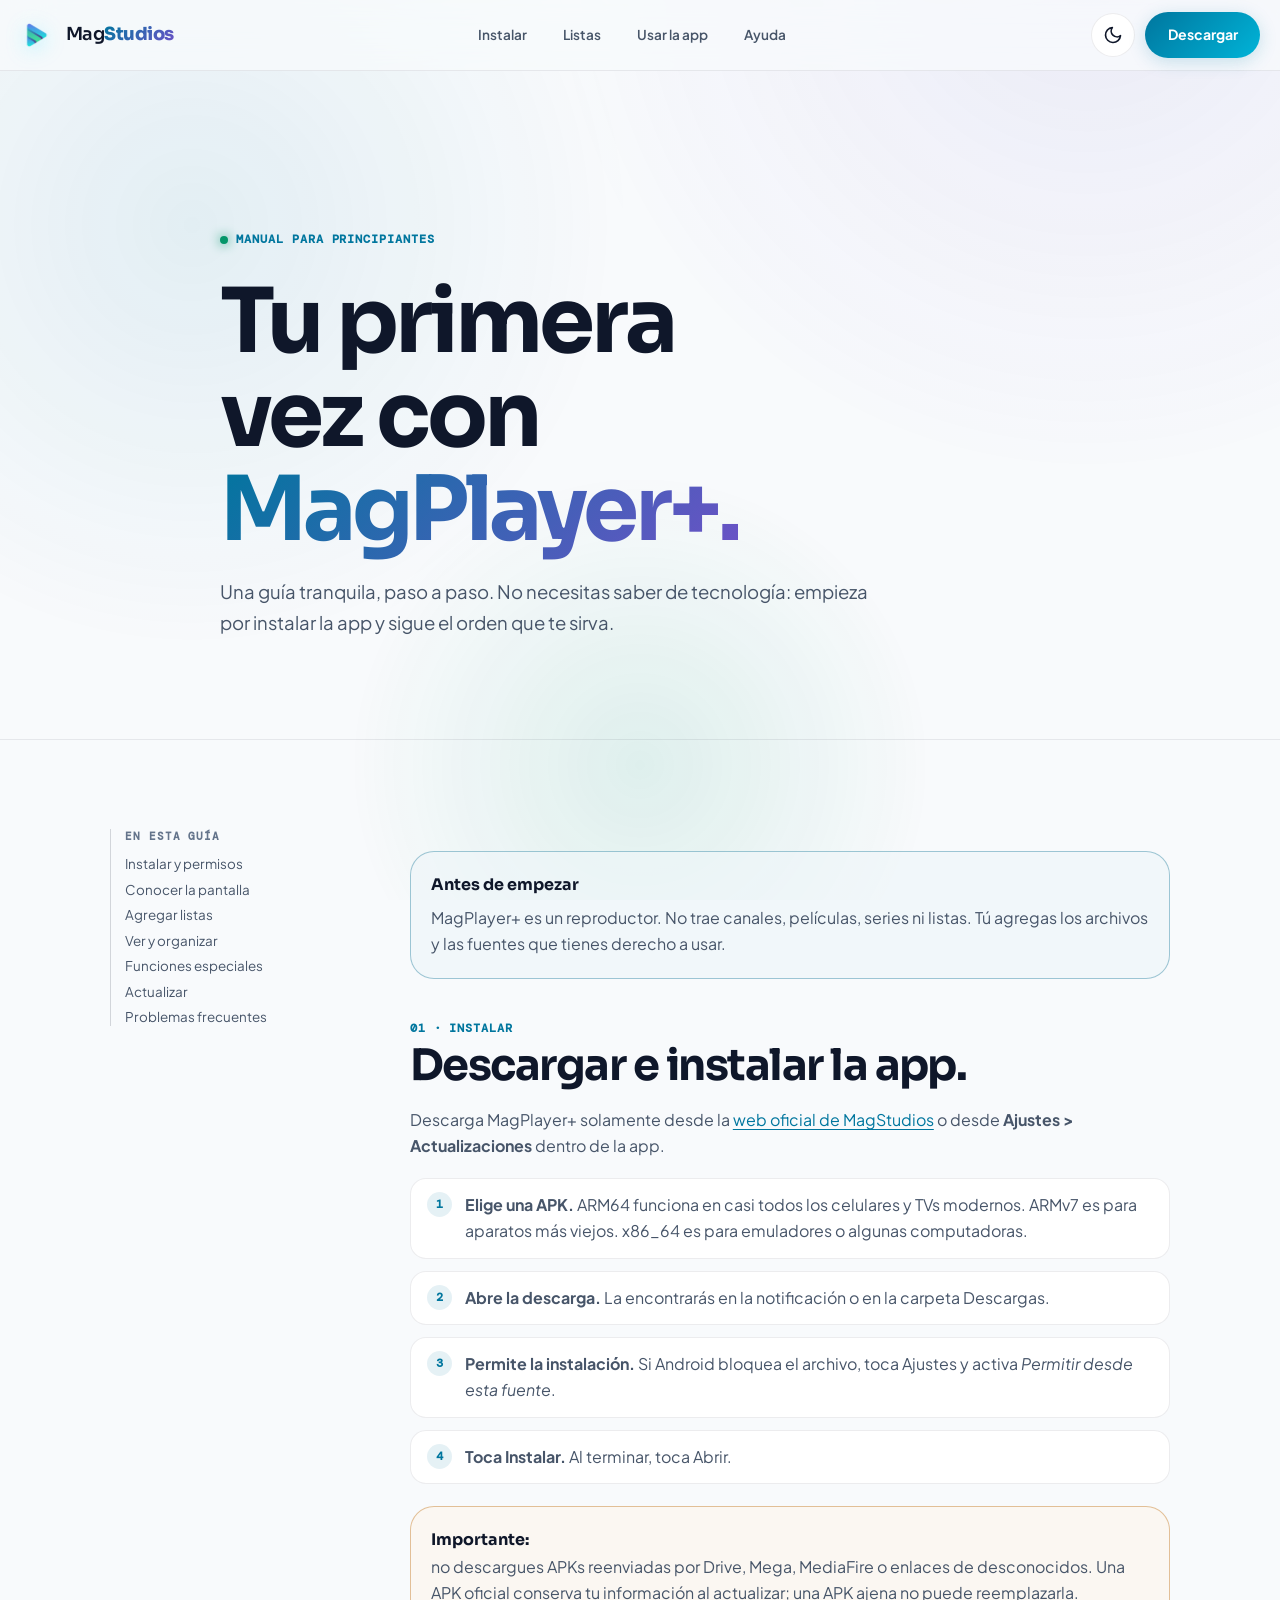
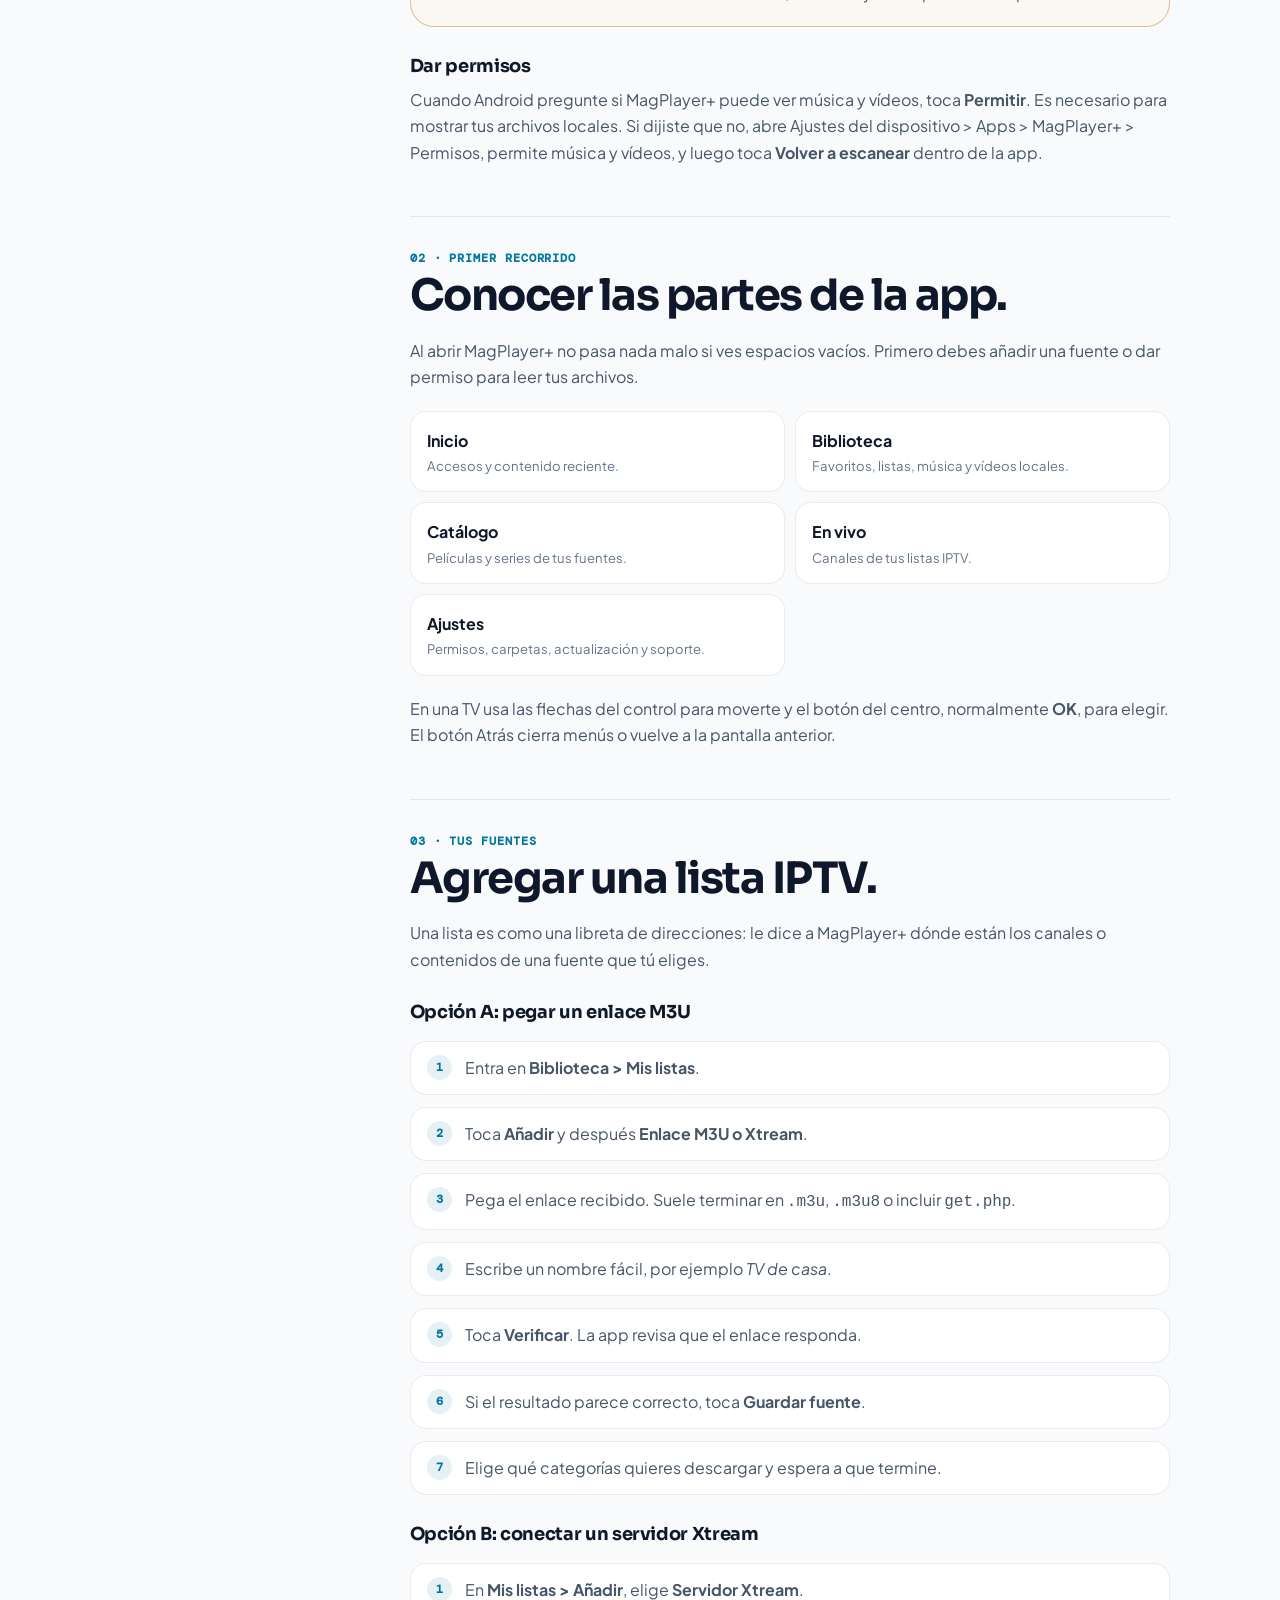
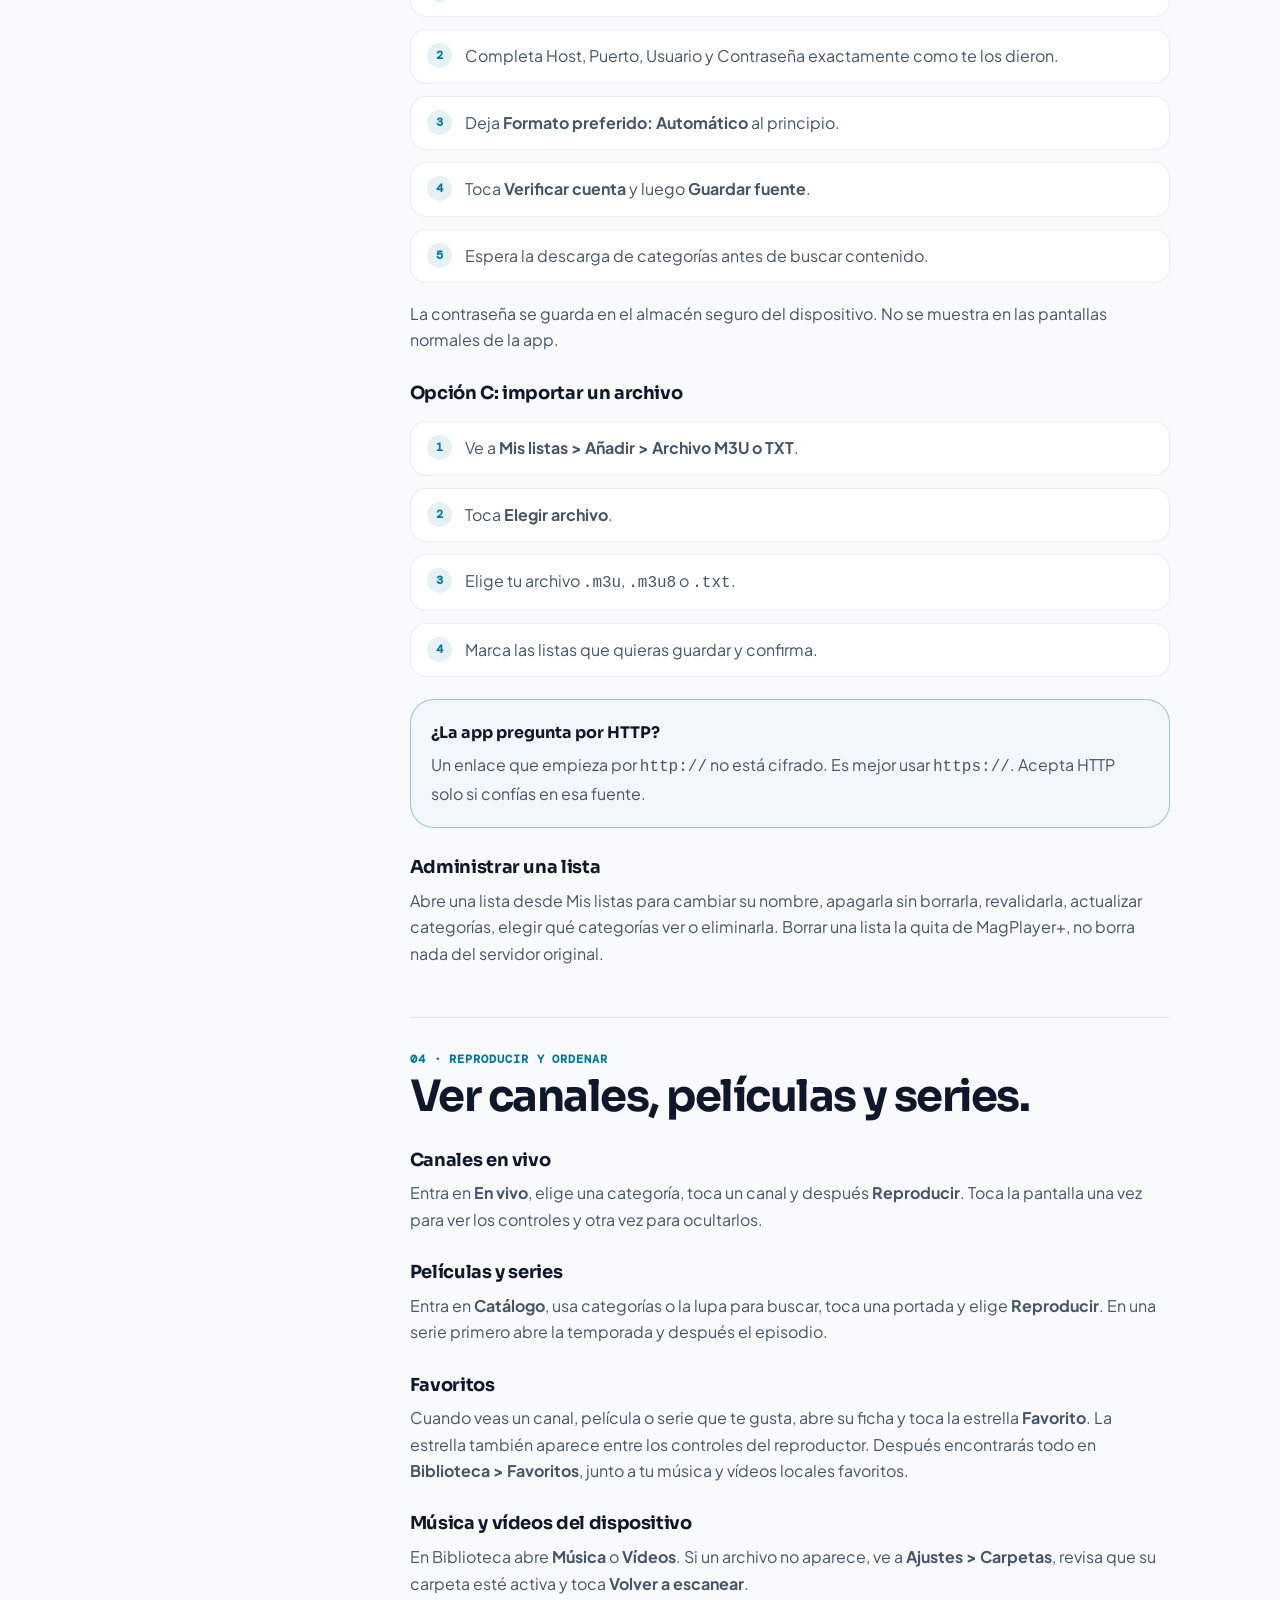
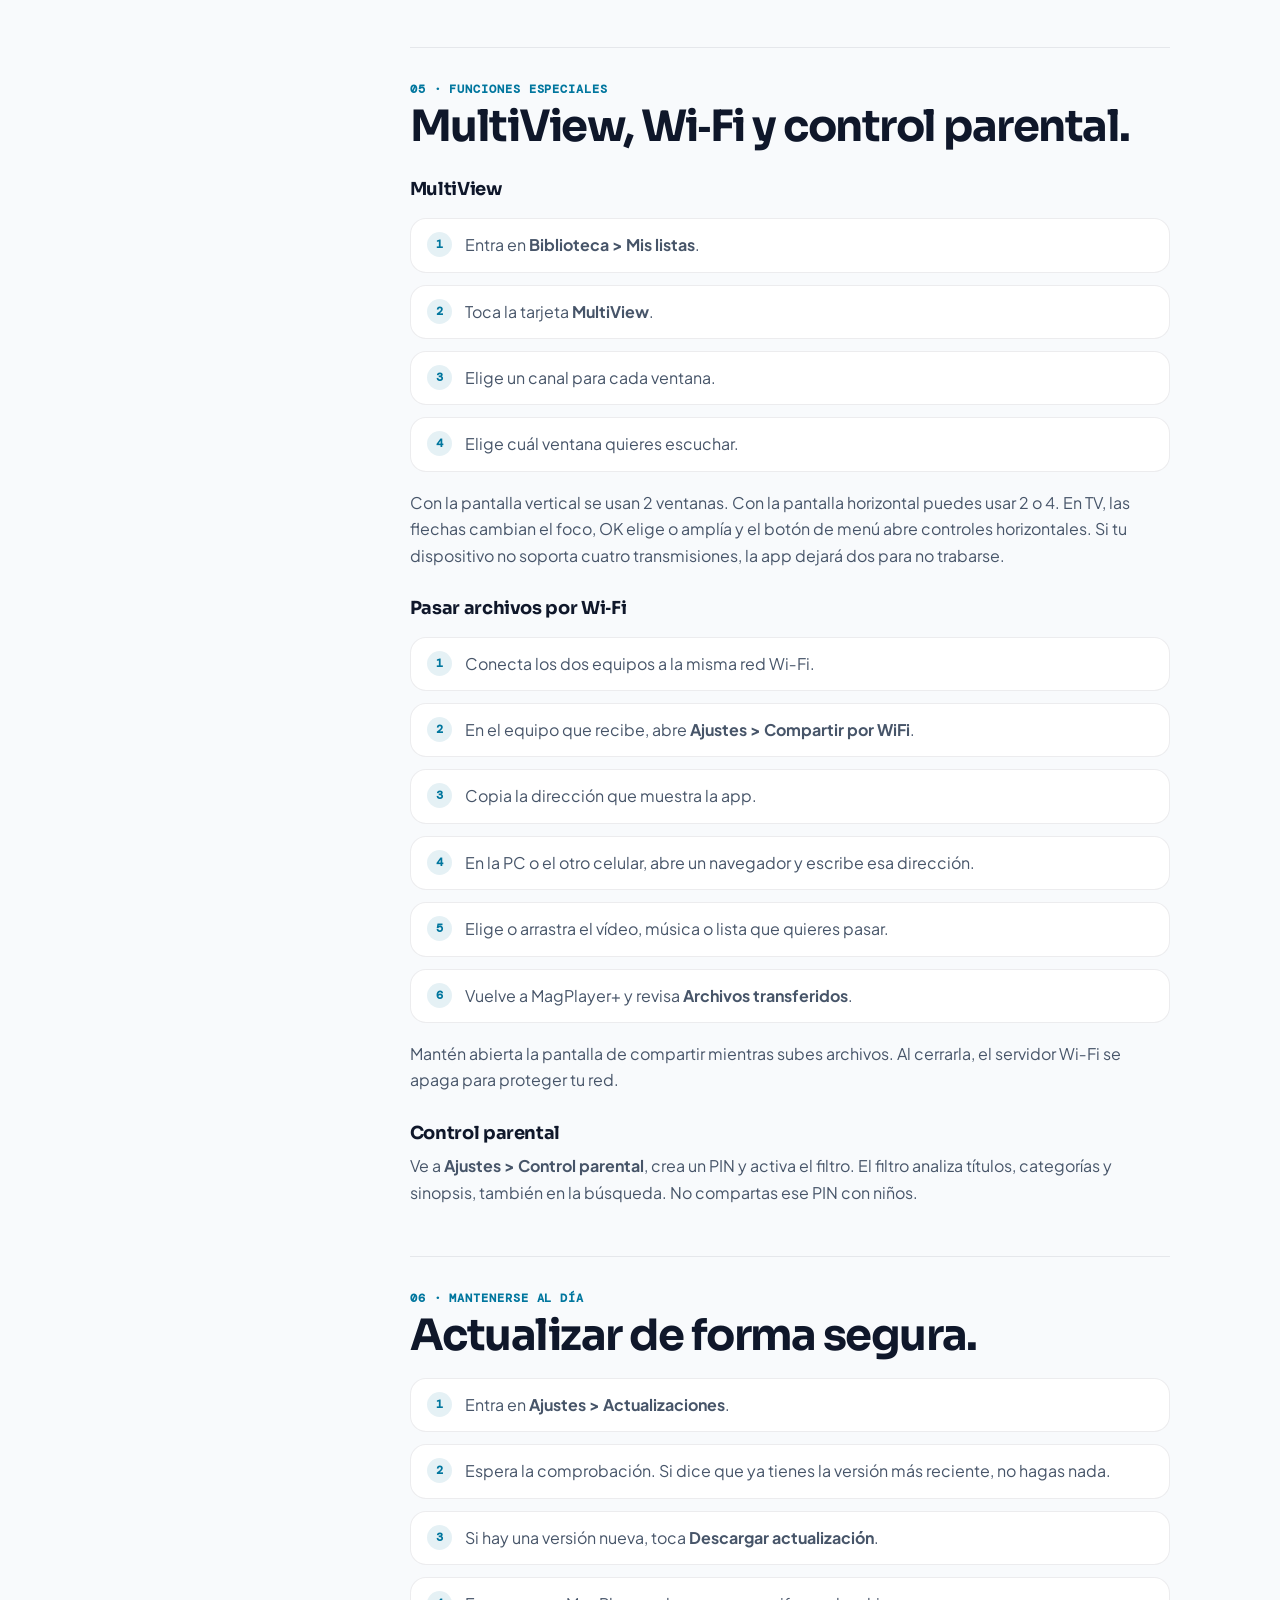
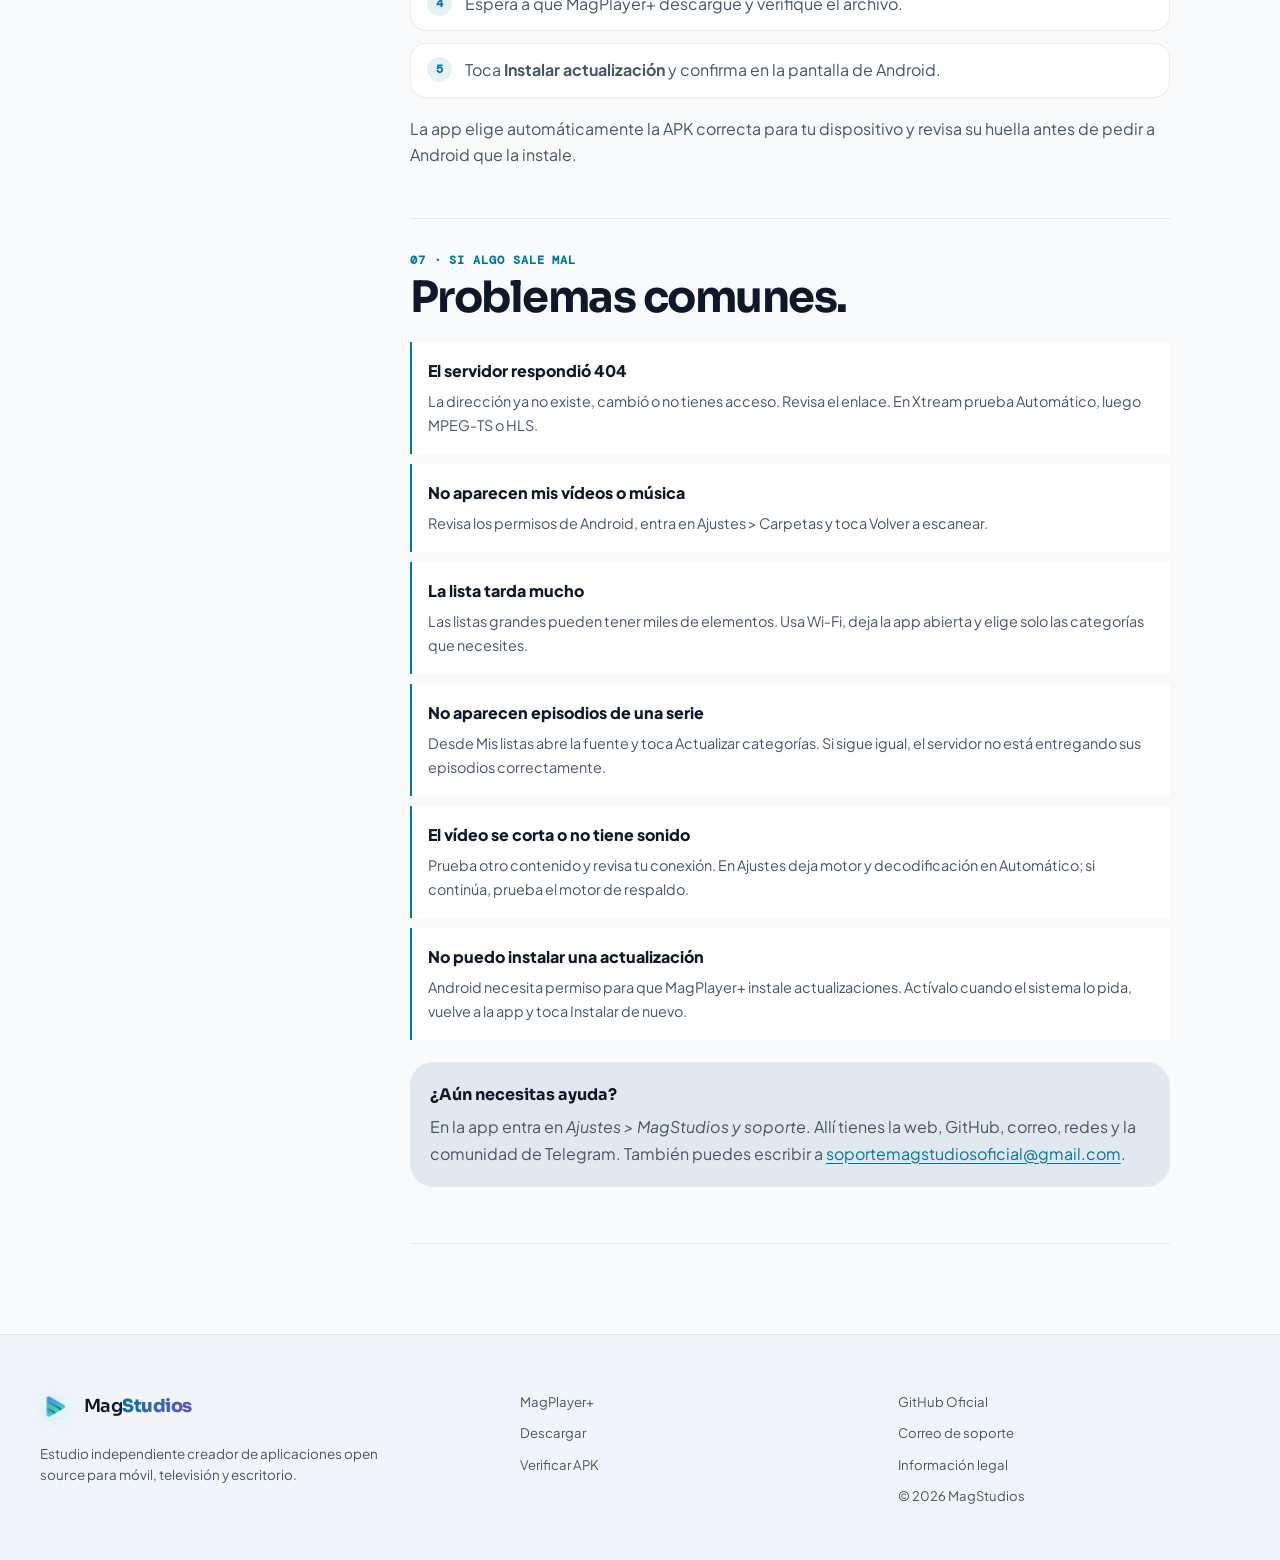
<file: guia.html>
<!doctype html>
<html lang="es">
<head>
  <meta charset="utf-8" />
  <meta name="viewport" content="width=device-width, initial-scale=1" />
  <title>Guía fácil de MagPlayer+ · MagStudios</title>
  <meta name="description" content="Guía paso a paso de MagPlayer+ para instalar la app, dar permisos, añadir listas M3U o Xtream, usar favoritos, MultiView y actualizaciones." />
  <meta id="theme-color-meta" name="theme-color" content="#0a0e12" />
  <link rel="icon" type="image/png" href="assets/logo-square.png" />
  <script>
    (function () {
      try {
        var t = localStorage.getItem('magplayer-theme');
        if (!t) t = window.matchMedia('(prefers-color-scheme: light)').matches ? 'light' : 'dark';
        document.documentElement.dataset.theme = t;
      } catch (_) { document.documentElement.dataset.theme = 'dark'; }
    })();
  </script>
  <link rel="preconnect" href="https://fonts.googleapis.com" />
  <link rel="preconnect" href="https://fonts.gstatic.com" crossorigin />
  <link href="https://fonts.googleapis.com/css2?family=DM+Mono:wght@400;500&family=Plus+Jakarta+Sans:wght@400;500;600;700;800&family=Sora:wght@600;700;800&display=swap" rel="stylesheet" />
  <link rel="stylesheet" href="css/styles.css" />
</head>
<body>
  <a class="skip-link" href="#main-content">Saltar a la guía</a>
  <div class="ambient" aria-hidden="true"></div>
  <header class="topbar">
    <div class="topbar-inner">
      <a class="studio-brand" href="index.html" aria-label="Volver a MagStudios">
        <img class="studio-logo" src="assets/logo.png" alt="" width="559" height="447" />
        <span>Mag<strong>Studios</strong></span>
      </a>
      <nav class="nav-links" aria-label="Secciones de la guía">
        <a href="#instalar">Instalar</a><a href="#listas">Listas</a><a href="#usar">Usar la app</a><a href="#ayuda">Ayuda</a>
      </nav>
      <div class="nav-actions">
        <details class="mobile-menu">
          <summary aria-label="Abrir menú de navegación"><svg viewBox="0 0 24 24" aria-hidden="true"><path d="M4 7h16M4 12h16M4 17h16" /></svg></summary>
          <nav aria-label="Navegación móvil"><a href="#instalar">Instalar</a><a href="#listas">Listas</a><a href="#usar">Usar la app</a><a href="#ayuda">Ayuda</a><a href="magplayer.html">MagPlayer+</a></nav>
        </details>
        <button id="theme-toggle" class="theme-toggle" type="button" aria-label="Cambiar tema">
          <svg class="theme-icon theme-icon-sun" viewBox="0 0 24 24" aria-hidden="true"><circle cx="12" cy="12" r="4"/><path d="M12 2v2M12 20v2M4.93 4.93l1.41 1.41M17.66 17.66l1.41 1.41M2 12h2M20 12h2M4.93 19.07l1.41-1.41M17.66 6.34l1.41-1.41"/></svg>
          <svg class="theme-icon theme-icon-moon" viewBox="0 0 24 24" aria-hidden="true"><path d="M21 12.79A9 9 0 1 1 11.21 3 7 7 0 0 0 21 12.79Z"/></svg>
        </button>
        <a class="button button-primary top-download" href="index.html#descargar">Descargar</a>
      </div>
    </div>
  </header>

  <main id="main-content">
    <section class="guide-hero">
      <div class="page-shell">
        <p class="eyebrow"><span class="pulse"></span> Manual para principiantes</p>
        <h1>Tu primera vez con<br /><em>MagPlayer+.</em></h1>
        <p>Una guía tranquila, paso a paso. No necesitas saber de tecnología: empieza por instalar la app y sigue el orden que te sirva.</p>
      </div>
    </section>

    <section class="guide-page page-shell">
      <aside class="guide-toc" aria-label="Índice de la guía">
        <p>En esta guía</p>
        <a href="#instalar">Instalar y permisos</a>
        <a href="#empezar">Conocer la pantalla</a>
        <a href="#listas">Agregar listas</a>
        <a href="#usar">Ver y organizar</a>
        <a href="#herramientas">Funciones especiales</a>
        <a href="#actualizar">Actualizar</a>
        <a href="#ayuda">Problemas frecuentes</a>
      </aside>

      <article class="guide-article">
        <div class="guide-note">
          <strong>Antes de empezar</strong>
          <p>MagPlayer+ es un reproductor. No trae canales, películas, series ni listas. Tú agregas los archivos y las fuentes que tienes derecho a usar.</p>
        </div>

        <section id="instalar">
          <p class="guide-number">01 · INSTALAR</p>
          <h2>Descargar e instalar la app.</h2>
          <p>Descarga MagPlayer+ solamente desde la <a href="index.html#descargar">web oficial de MagStudios</a> o desde <strong>Ajustes &gt; Actualizaciones</strong> dentro de la app.</p>
          <ol class="guide-steps">
            <li><strong>Elige una APK.</strong> ARM64 funciona en casi todos los celulares y TVs modernos. ARMv7 es para aparatos más viejos. x86_64 es para emuladores o algunas computadoras.</li>
            <li><strong>Abre la descarga.</strong> La encontrarás en la notificación o en la carpeta Descargas.</li>
            <li><strong>Permite la instalación.</strong> Si Android bloquea el archivo, toca Ajustes y activa <em>Permitir desde esta fuente</em>.</li>
            <li><strong>Toca Instalar.</strong> Al terminar, toca Abrir.</li>
          </ol>
          <div class="guide-warning"><strong>Importante:</strong> no descargues APKs reenviadas por Drive, Mega, MediaFire o enlaces de desconocidos. Una APK oficial conserva tu información al actualizar; una APK ajena no puede reemplazarla.</div>
          <h3>Dar permisos</h3>
          <p>Cuando Android pregunte si MagPlayer+ puede ver música y vídeos, toca <strong>Permitir</strong>. Es necesario para mostrar tus archivos locales. Si dijiste que no, abre Ajustes del dispositivo &gt; Apps &gt; MagPlayer+ &gt; Permisos, permite música y vídeos, y luego toca <strong>Volver a escanear</strong> dentro de la app.</p>
        </section>

        <section id="empezar">
          <p class="guide-number">02 · PRIMER RECORRIDO</p>
          <h2>Conocer las partes de la app.</h2>
          <p>Al abrir MagPlayer+ no pasa nada malo si ves espacios vacíos. Primero debes añadir una fuente o dar permiso para leer tus archivos.</p>
          <div class="guide-cards">
            <div><strong>Inicio</strong><span>Accesos y contenido reciente.</span></div>
            <div><strong>Biblioteca</strong><span>Favoritos, listas, música y vídeos locales.</span></div>
            <div><strong>Catálogo</strong><span>Películas y series de tus fuentes.</span></div>
            <div><strong>En vivo</strong><span>Canales de tus listas IPTV.</span></div>
            <div><strong>Ajustes</strong><span>Permisos, carpetas, actualización y soporte.</span></div>
          </div>
          <p>En una TV usa las flechas del control para moverte y el botón del centro, normalmente <strong>OK</strong>, para elegir. El botón Atrás cierra menús o vuelve a la pantalla anterior.</p>
        </section>

        <section id="listas">
          <p class="guide-number">03 · TUS FUENTES</p>
          <h2>Agregar una lista IPTV.</h2>
          <p>Una lista es como una libreta de direcciones: le dice a MagPlayer+ dónde están los canales o contenidos de una fuente que tú eliges.</p>
          <h3>Opción A: pegar un enlace M3U</h3>
          <ol class="guide-steps">
            <li>Entra en <strong>Biblioteca &gt; Mis listas</strong>.</li>
            <li>Toca <strong>Añadir</strong> y después <strong>Enlace M3U o Xtream</strong>.</li>
            <li>Pega el enlace recibido. Suele terminar en <code>.m3u</code>, <code>.m3u8</code> o incluir <code>get.php</code>.</li>
            <li>Escribe un nombre fácil, por ejemplo <em>TV de casa</em>.</li>
            <li>Toca <strong>Verificar</strong>. La app revisa que el enlace responda.</li>
            <li>Si el resultado parece correcto, toca <strong>Guardar fuente</strong>.</li>
            <li>Elige qué categorías quieres descargar y espera a que termine.</li>
          </ol>
          <h3>Opción B: conectar un servidor Xtream</h3>
          <ol class="guide-steps">
            <li>En <strong>Mis listas &gt; Añadir</strong>, elige <strong>Servidor Xtream</strong>.</li>
            <li>Completa Host, Puerto, Usuario y Contraseña exactamente como te los dieron.</li>
            <li>Deja <strong>Formato preferido: Automático</strong> al principio.</li>
            <li>Toca <strong>Verificar cuenta</strong> y luego <strong>Guardar fuente</strong>.</li>
            <li>Espera la descarga de categorías antes de buscar contenido.</li>
          </ol>
          <p>La contraseña se guarda en el almacén seguro del dispositivo. No se muestra en las pantallas normales de la app.</p>
          <h3>Opción C: importar un archivo</h3>
          <ol class="guide-steps">
            <li>Ve a <strong>Mis listas &gt; Añadir &gt; Archivo M3U o TXT</strong>.</li>
            <li>Toca <strong>Elegir archivo</strong>.</li>
            <li>Elige tu archivo <code>.m3u</code>, <code>.m3u8</code> o <code>.txt</code>.</li>
            <li>Marca las listas que quieras guardar y confirma.</li>
          </ol>
          <div class="guide-note"><strong>¿La app pregunta por HTTP?</strong><p>Un enlace que empieza por <code>http://</code> no está cifrado. Es mejor usar <code>https://</code>. Acepta HTTP solo si confías en esa fuente.</p></div>
          <h3>Administrar una lista</h3>
          <p>Abre una lista desde Mis listas para cambiar su nombre, apagarla sin borrarla, revalidarla, actualizar categorías, elegir qué categorías ver o eliminarla. Borrar una lista la quita de MagPlayer+, no borra nada del servidor original.</p>
        </section>

        <section id="usar">
          <p class="guide-number">04 · REPRODUCIR Y ORDENAR</p>
          <h2>Ver canales, películas y series.</h2>
          <h3>Canales en vivo</h3>
          <p>Entra en <strong>En vivo</strong>, elige una categoría, toca un canal y después <strong>Reproducir</strong>. Toca la pantalla una vez para ver los controles y otra vez para ocultarlos.</p>
          <h3>Películas y series</h3>
          <p>Entra en <strong>Catálogo</strong>, usa categorías o la lupa para buscar, toca una portada y elige <strong>Reproducir</strong>. En una serie primero abre la temporada y después el episodio.</p>
          <h3>Favoritos</h3>
          <p>Cuando veas un canal, película o serie que te gusta, abre su ficha y toca la estrella <strong>Favorito</strong>. La estrella también aparece entre los controles del reproductor. Después encontrarás todo en <strong>Biblioteca &gt; Favoritos</strong>, junto a tu música y vídeos locales favoritos.</p>
          <h3>Música y vídeos del dispositivo</h3>
          <p>En Biblioteca abre <strong>Música</strong> o <strong>Vídeos</strong>. Si un archivo no aparece, ve a <strong>Ajustes &gt; Carpetas</strong>, revisa que su carpeta esté activa y toca <strong>Volver a escanear</strong>.</p>
        </section>

        <section id="herramientas">
          <p class="guide-number">05 · FUNCIONES ESPECIALES</p>
          <h2>MultiView, Wi‑Fi y control parental.</h2>
          <h3>MultiView</h3>
          <ol class="guide-steps">
            <li>Entra en <strong>Biblioteca &gt; Mis listas</strong>.</li>
            <li>Toca la tarjeta <strong>MultiView</strong>.</li>
            <li>Elige un canal para cada ventana.</li>
            <li>Elige cuál ventana quieres escuchar.</li>
          </ol>
          <p>Con la pantalla vertical se usan 2 ventanas. Con la pantalla horizontal puedes usar 2 o 4. En TV, las flechas cambian el foco, OK elige o amplía y el botón de menú abre controles horizontales. Si tu dispositivo no soporta cuatro transmisiones, la app dejará dos para no trabarse.</p>
          <h3>Pasar archivos por Wi‑Fi</h3>
          <ol class="guide-steps">
            <li>Conecta los dos equipos a la misma red Wi‑Fi.</li>
            <li>En el equipo que recibe, abre <strong>Ajustes &gt; Compartir por WiFi</strong>.</li>
            <li>Copia la dirección que muestra la app.</li>
            <li>En la PC o el otro celular, abre un navegador y escribe esa dirección.</li>
            <li>Elige o arrastra el vídeo, música o lista que quieres pasar.</li>
            <li>Vuelve a MagPlayer+ y revisa <strong>Archivos transferidos</strong>.</li>
          </ol>
          <p>Mantén abierta la pantalla de compartir mientras subes archivos. Al cerrarla, el servidor Wi‑Fi se apaga para proteger tu red.</p>
          <h3>Control parental</h3>
          <p>Ve a <strong>Ajustes &gt; Control parental</strong>, crea un PIN y activa el filtro. El filtro analiza títulos, categorías y sinopsis, también en la búsqueda. No compartas ese PIN con niños.</p>
        </section>

        <section id="actualizar">
          <p class="guide-number">06 · MANTENERSE AL DÍA</p>
          <h2>Actualizar de forma segura.</h2>
          <ol class="guide-steps">
            <li>Entra en <strong>Ajustes &gt; Actualizaciones</strong>.</li>
            <li>Espera la comprobación. Si dice que ya tienes la versión más reciente, no hagas nada.</li>
            <li>Si hay una versión nueva, toca <strong>Descargar actualización</strong>.</li>
            <li>Espera a que MagPlayer+ descargue y verifique el archivo.</li>
            <li>Toca <strong>Instalar actualización</strong> y confirma en la pantalla de Android.</li>
          </ol>
          <p>La app elige automáticamente la APK correcta para tu dispositivo y revisa su huella antes de pedir a Android que la instale.</p>
        </section>

        <section id="ayuda">
          <p class="guide-number">07 · SI ALGO SALE MAL</p>
          <h2>Problemas comunes.</h2>
          <dl class="guide-faq">
            <div><dt>El servidor respondió 404</dt><dd>La dirección ya no existe, cambió o no tienes acceso. Revisa el enlace. En Xtream prueba Automático, luego MPEG-TS o HLS.</dd></div>
            <div><dt>No aparecen mis vídeos o música</dt><dd>Revisa los permisos de Android, entra en Ajustes &gt; Carpetas y toca Volver a escanear.</dd></div>
            <div><dt>La lista tarda mucho</dt><dd>Las listas grandes pueden tener miles de elementos. Usa Wi‑Fi, deja la app abierta y elige solo las categorías que necesites.</dd></div>
            <div><dt>No aparecen episodios de una serie</dt><dd>Desde Mis listas abre la fuente y toca Actualizar categorías. Si sigue igual, el servidor no está entregando sus episodios correctamente.</dd></div>
            <div><dt>El vídeo se corta o no tiene sonido</dt><dd>Prueba otro contenido y revisa tu conexión. En Ajustes deja motor y decodificación en Automático; si continúa, prueba el motor de respaldo.</dd></div>
            <div><dt>No puedo instalar una actualización</dt><dd>Android necesita permiso para que MagPlayer+ instale actualizaciones. Actívalo cuando el sistema lo pida, vuelve a la app y toca Instalar de nuevo.</dd></div>
          </dl>
          <div class="guide-contact"><strong>¿Aún necesitas ayuda?</strong><p>En la app entra en <em>Ajustes &gt; MagStudios y soporte</em>. Allí tienes la web, GitHub, correo, redes y la comunidad de Telegram. También puedes escribir a <a href="mailto:soportemagstudiosoficial@gmail.com">soportemagstudiosoficial@gmail.com</a>.</p></div>
        </section>
      </article>
    </section>
  </main>

  <footer class="footer"><div class="page-shell footer-grid"><div><a class="studio-brand footer-brand" href="index.html"><img class="studio-logo" src="assets/logo.png" alt="" width="559" height="447" /><span>Mag<strong>Studios</strong></span></a><p>Estudio independiente creador de aplicaciones open source para móvil, televisión y escritorio.</p></div><nav aria-label="MagPlayer+"><a href="magplayer.html">MagPlayer+</a><a href="index.html#descargar">Descargar</a><a href="index.html#verificar">Verificar APK</a></nav><nav aria-label="Información y contacto"><a href="https://github.com/MagStudios-repo" target="_blank" rel="noopener">GitHub Oficial</a><a href="mailto:soportemagstudiosoficial@gmail.com">Correo de soporte</a><a href="legal.html">Información legal</a><span>© <span id="year"></span> MagStudios</span></nav></div></footer>
  <div id="toast" class="toast" role="status"></div>
  <script src="js/main.js"></script>
</body>
</html>
</file>
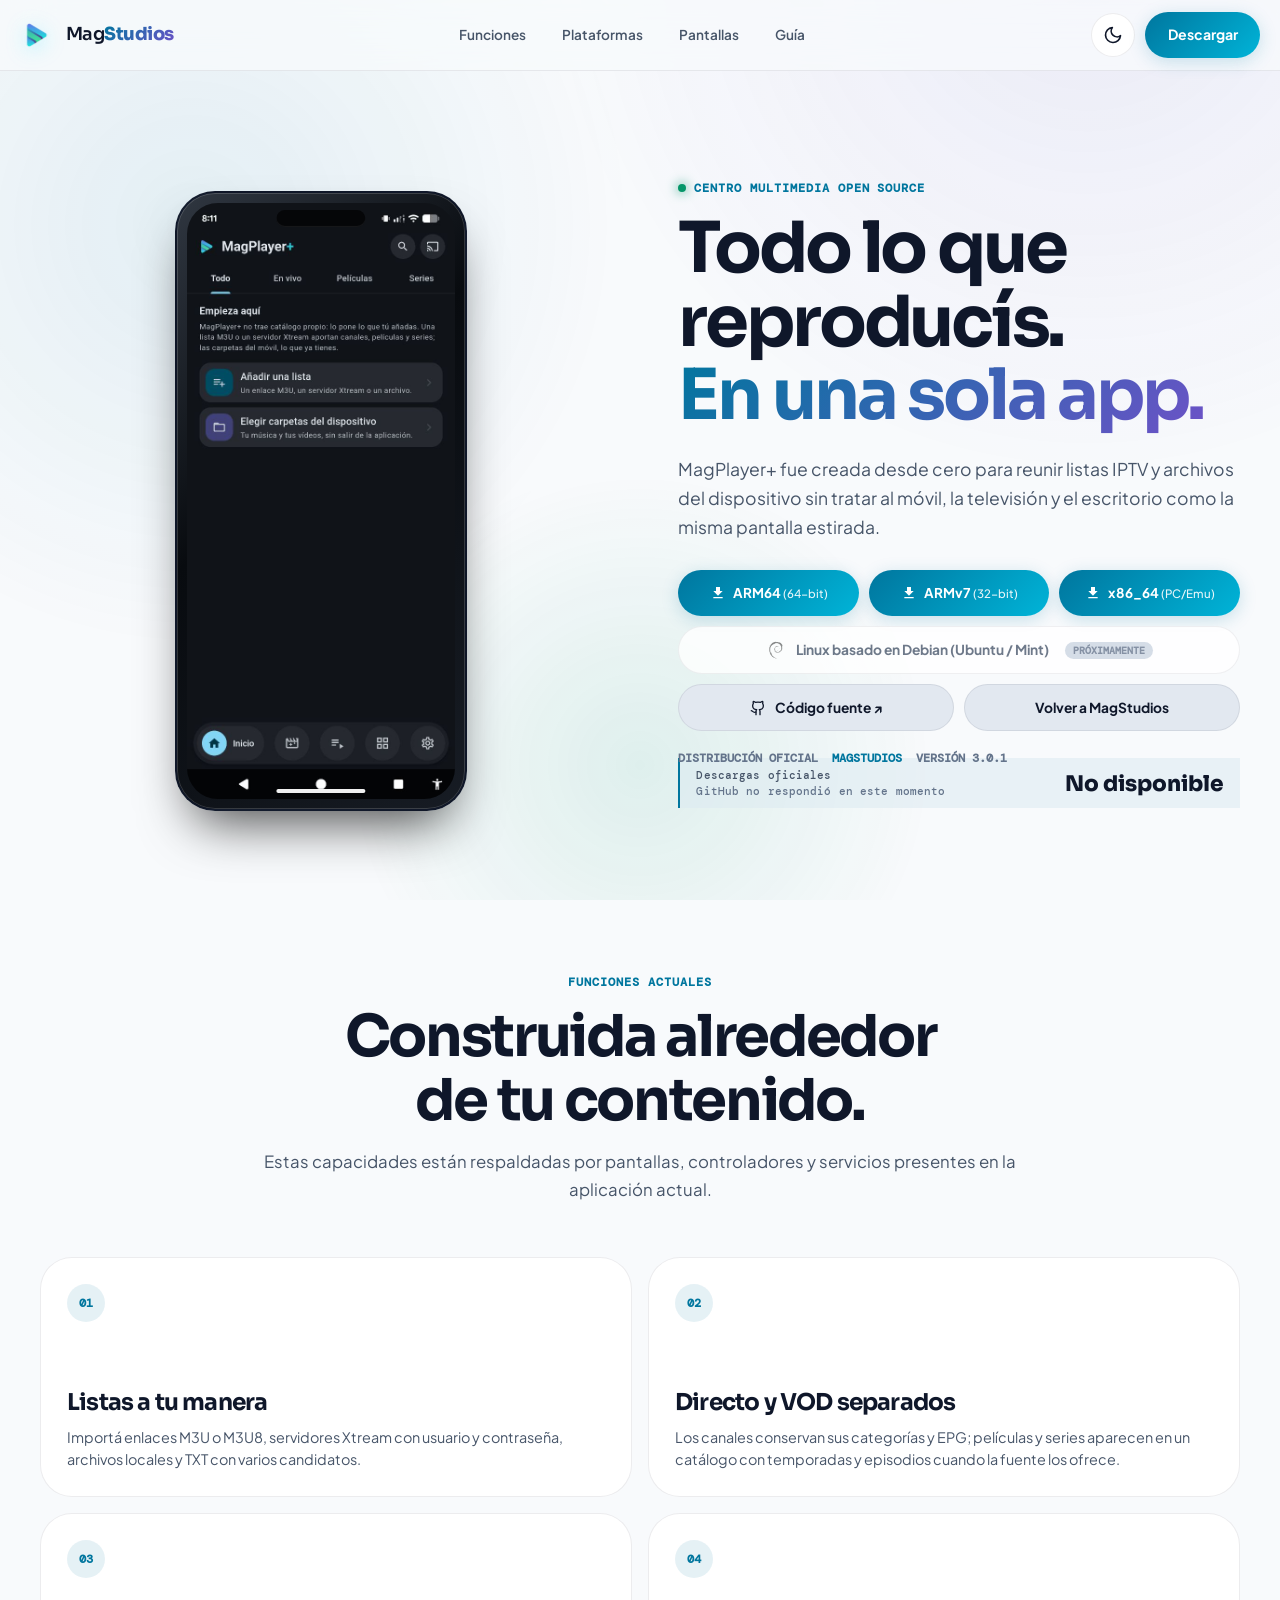
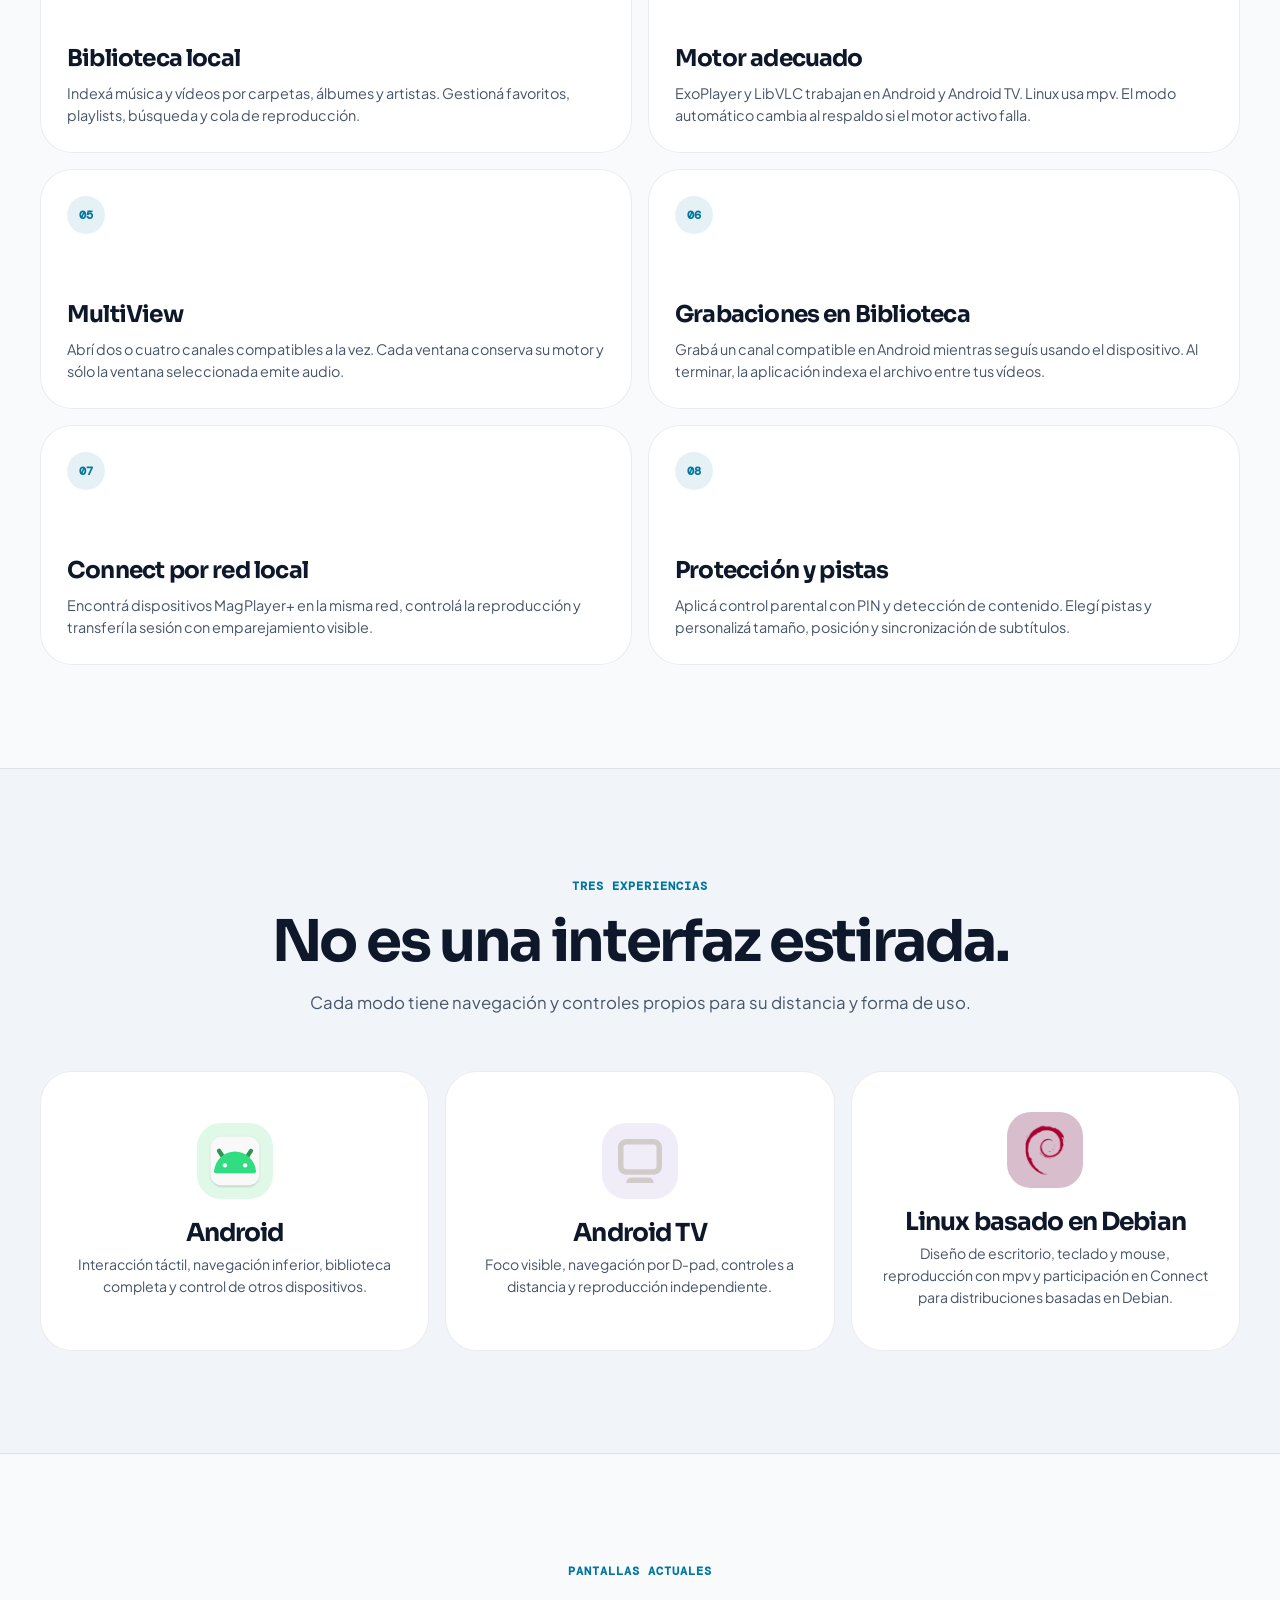
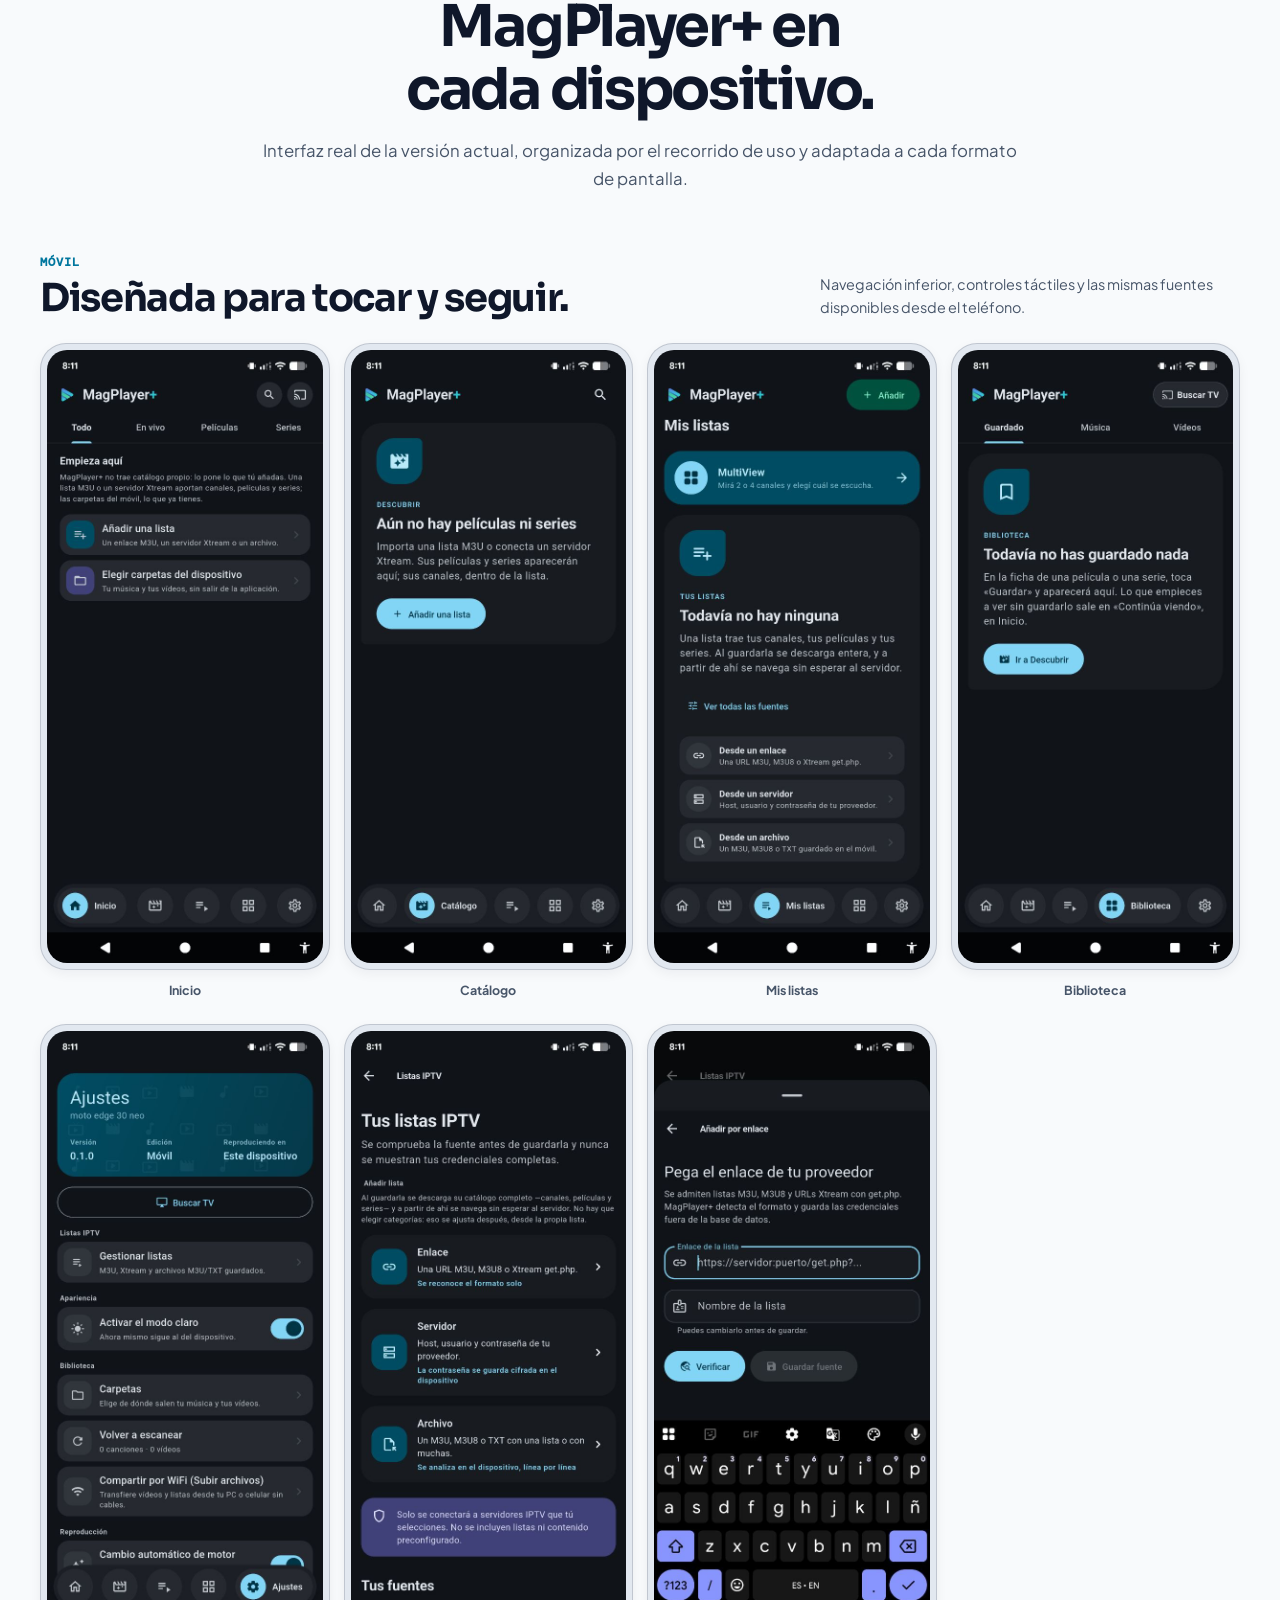
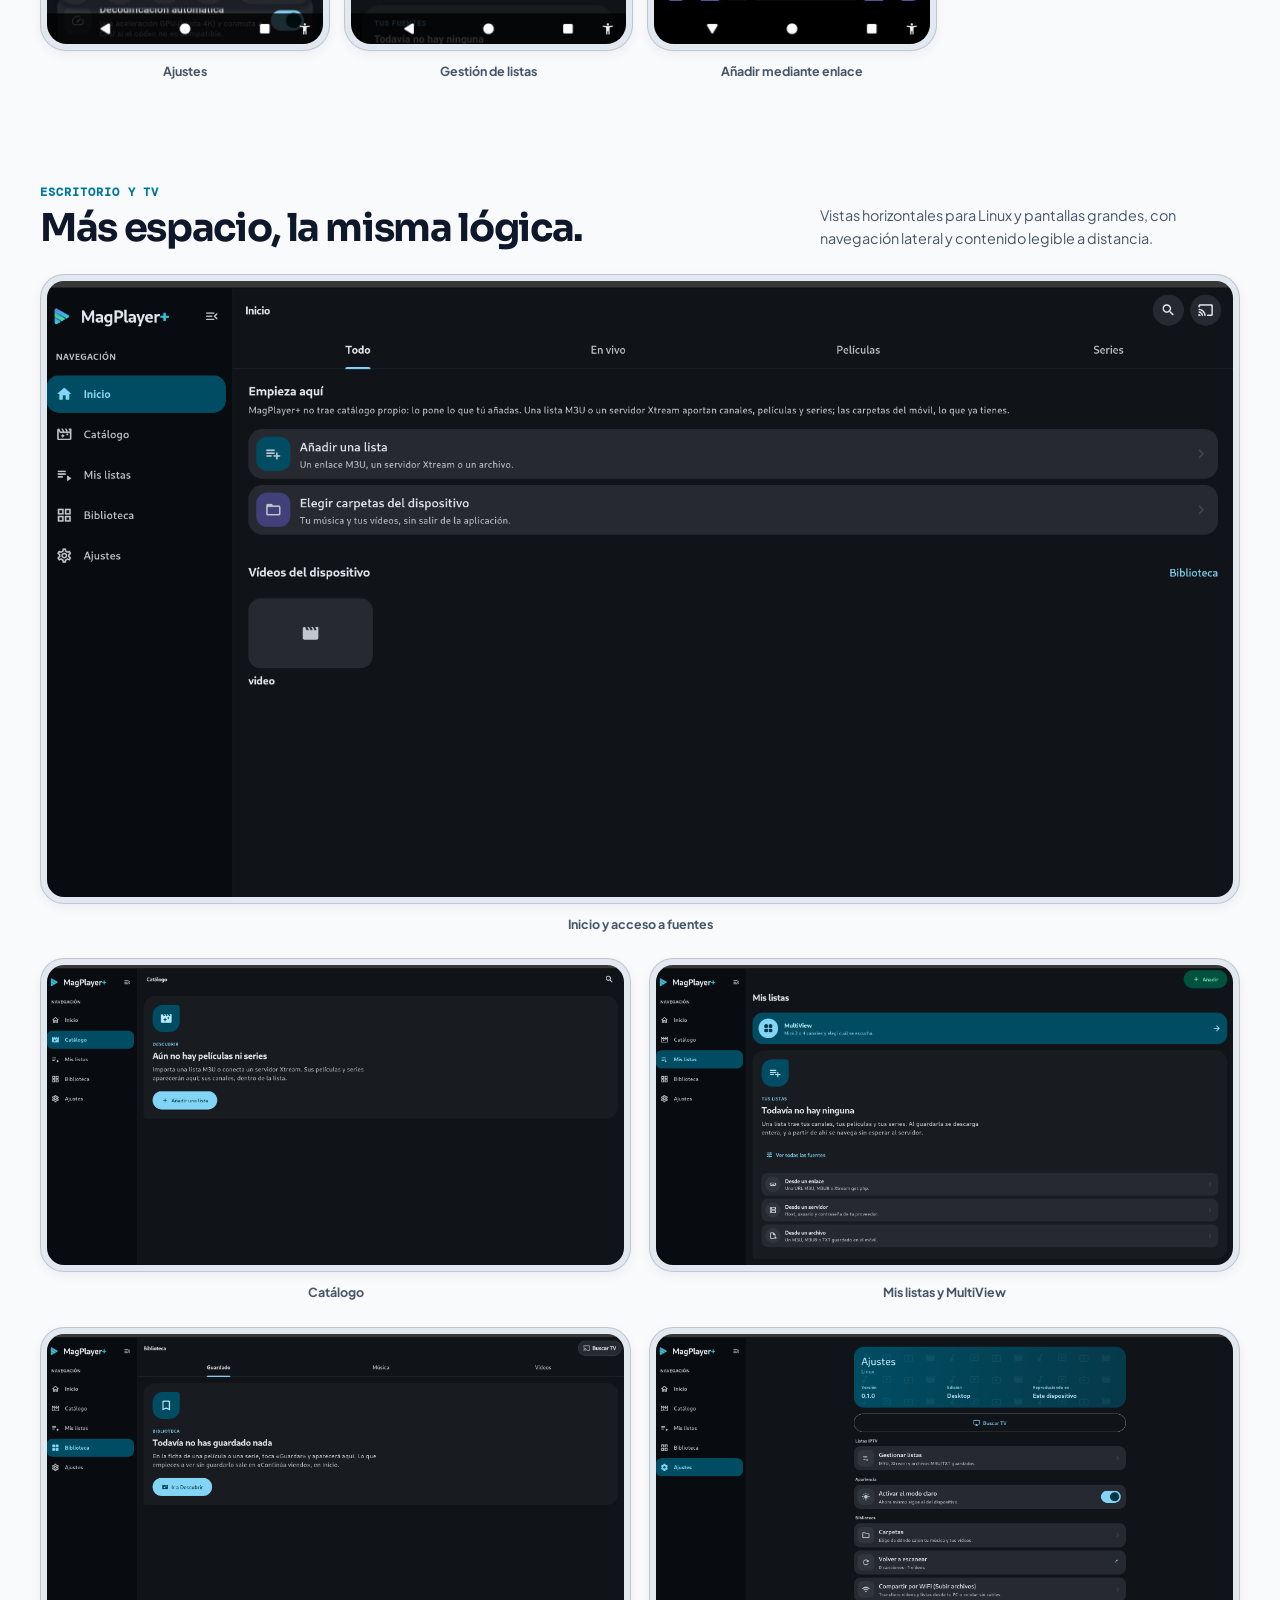
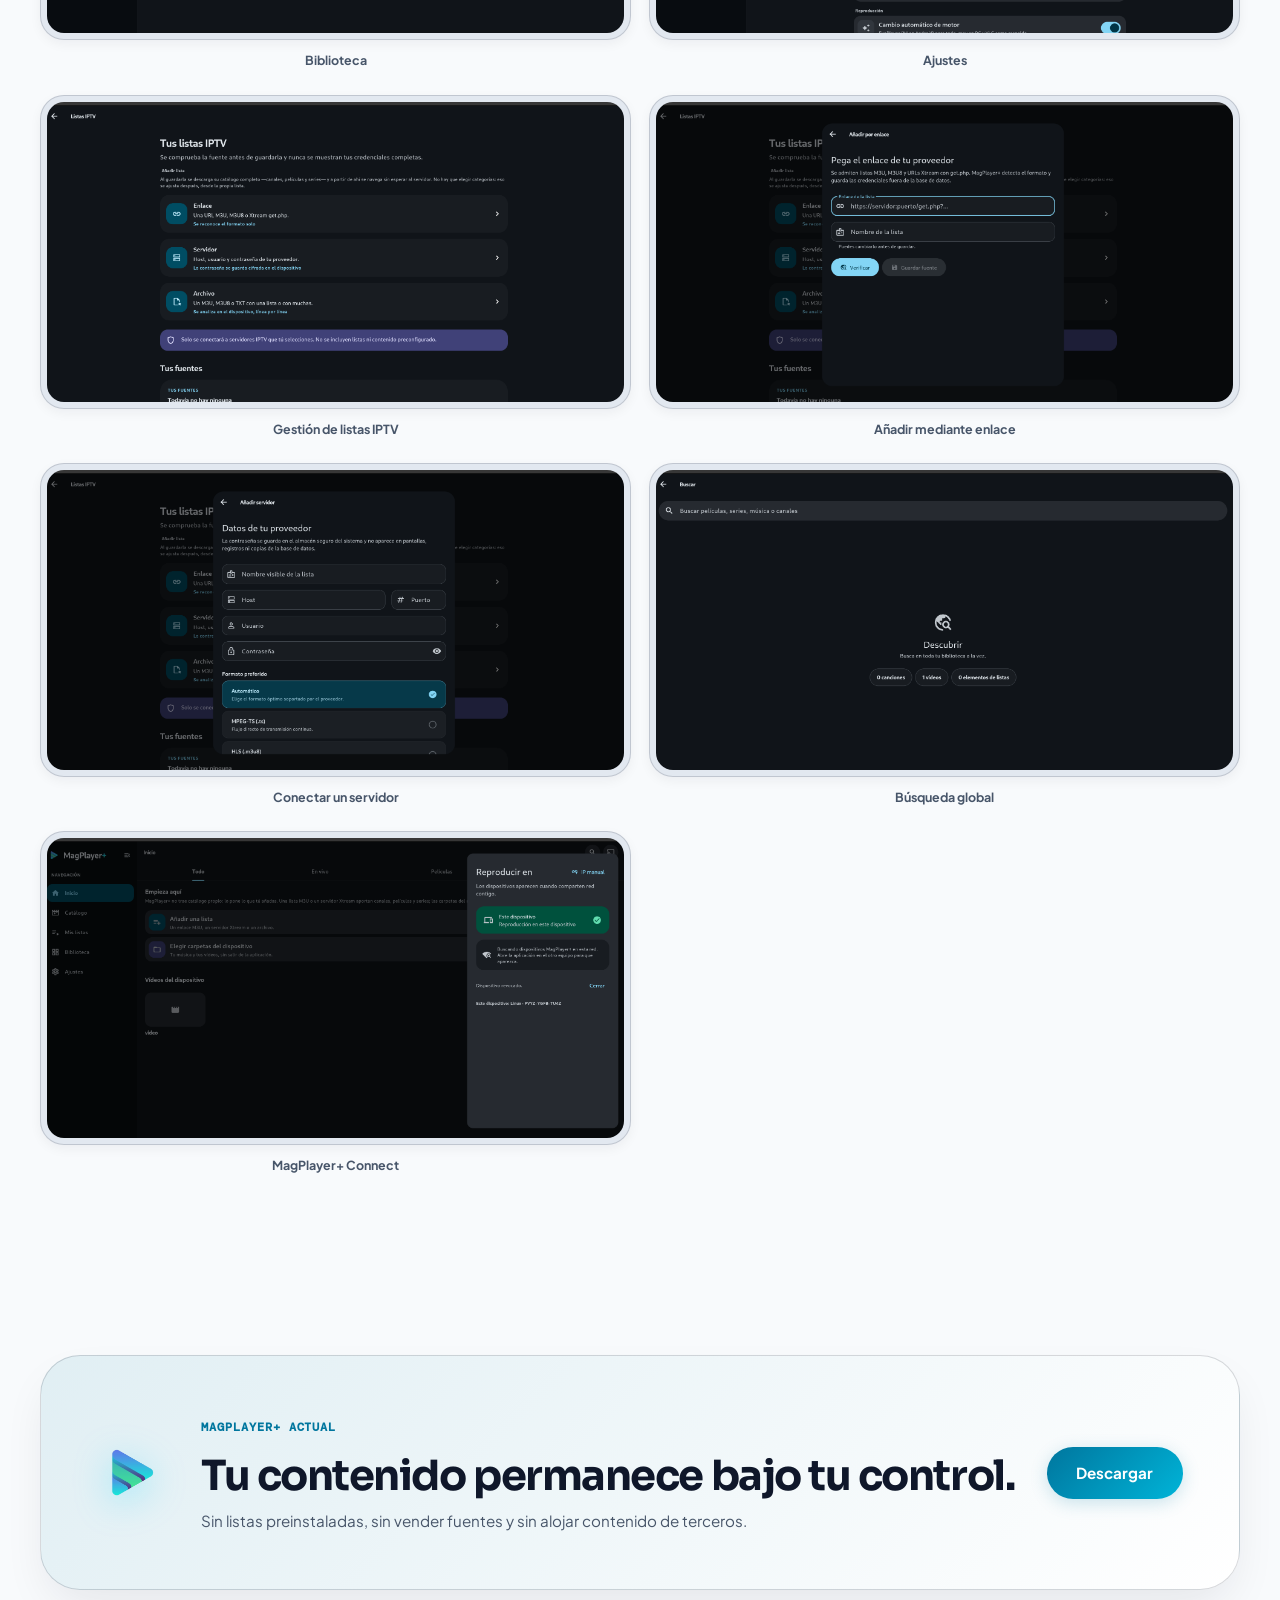
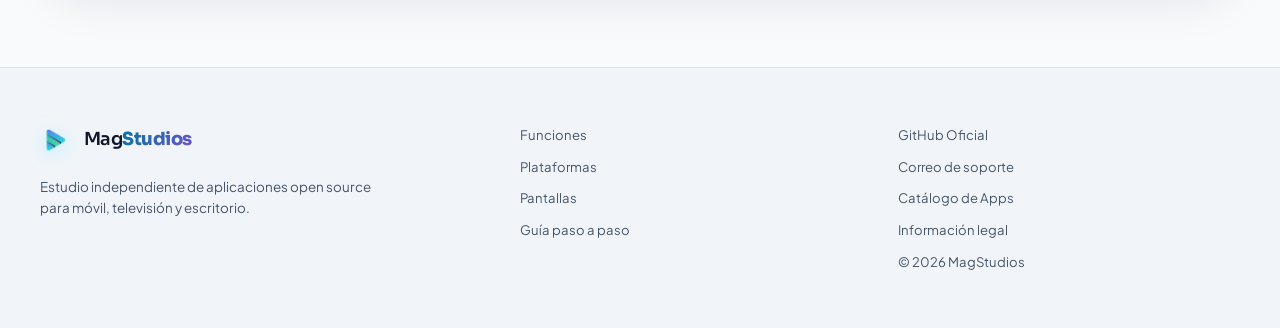
<file: magplayer.html>
<!doctype html>
<html lang="es">
<head>
  <meta charset="utf-8" />
  <meta name="viewport" content="width=device-width, initial-scale=1" />
  <title>MagPlayer+ · MagStudios</title>
  <meta name="description" content="Conocé las funciones reales de MagPlayer+: IPTV M3U y Xtream, biblioteca local, MultiView, grabación y reproducción para móvil, TV y Linux." />
  <meta id="theme-color-meta" name="theme-color" content="#0a0e12" />
  <link rel="icon" type="image/png" href="assets/logo-square.png" />
  <script>
    (function () {
      try {
        var t = localStorage.getItem('magplayer-theme');
        if (!t) t = window.matchMedia('(prefers-color-scheme: light)').matches ? 'light' : 'dark';
        document.documentElement.dataset.theme = t;
      } catch (_) { document.documentElement.dataset.theme = 'dark'; }
    })();
  </script>
  <link rel="preconnect" href="https://fonts.googleapis.com" />
  <link rel="preconnect" href="https://fonts.gstatic.com" crossorigin />
  <link href="https://fonts.googleapis.com/css2?family=DM+Mono:wght@400;500&family=Manrope:wght@400;500;600;700;800&family=Sora:wght@500;600;700&display=swap" rel="stylesheet" />
  <link rel="stylesheet" href="css/styles.css" />
</head>
<body>
  <a class="skip-link" href="#main-content">Saltar al contenido</a>
  <div class="ambient" aria-hidden="true"></div>
  <header class="topbar">
    <div class="topbar-inner">
      <a class="studio-brand" href="index.html" aria-label="Volver a MagStudios">
        <img class="studio-logo" src="assets/logo.png" alt="" width="559" height="447" />
        <span>Mag<strong>Studios</strong></span>
      </a>
      <nav class="nav-links" aria-label="Secciones de MagPlayer+">
        <a href="#funciones">Funciones</a><a href="#plataformas">Plataformas</a><a href="#pantallas">Pantallas</a><a href="guia.html">Guía</a>
      </nav>
      <div class="nav-actions">
        <details class="mobile-menu">
          <summary aria-label="Abrir menú de navegación"><svg viewBox="0 0 24 24" aria-hidden="true"><path d="M4 7h16M4 12h16M4 17h16" /></svg></summary>
          <nav aria-label="Navegación móvil"><a href="#funciones">Funciones</a><a href="#plataformas">Plataformas</a><a href="#pantallas">Pantallas</a><a href="guia.html">Guía</a><a href="index.html#descargar">Descargar</a><a href="index.html">MagStudios</a></nav>
        </details>
        <button id="theme-toggle" class="theme-toggle" type="button" aria-label="Cambiar tema">
          <svg class="theme-icon theme-icon-sun" viewBox="0 0 24 24" aria-hidden="true"><circle cx="12" cy="12" r="4"/><path d="M12 2v2M12 20v2M4.93 4.93l1.41 1.41M17.66 17.66l1.41 1.41M2 12h2M20 12h2M4.93 19.07l1.41-1.41M17.66 6.34l1.41-1.41"/></svg>
          <svg class="theme-icon theme-icon-moon" viewBox="0 0 24 24" aria-hidden="true"><path d="M21 12.79A9 9 0 1 1 11.21 3 7 7 0 0 0 21 12.79Z"/></svg>
        </button>
        <a class="button button-primary top-download" href="index.html#descargar">Descargar</a>
      </div>
    </div>
  </header>

  <main id="main-content">
    <section class="product-detail-hero page-shell">
      <div class="detail-identity">
        <div class="product-visual">
          <img src="assets/capturas/mobile/01-inicio.jpg" alt="Pantalla de inicio de MagPlayer+ en un teléfono" width="576" height="1280" fetchpriority="high" />
        </div>
      </div>
      <div class="detail-intro">
        <p class="eyebrow"><span class="pulse"></span> Centro multimedia open source</p>
        <h1>Todo lo que reproducís.<br /><em>En una sola app.</em></h1>
        <p>MagPlayer+ fue creada desde cero para reunir listas IPTV y archivos del dispositivo sin tratar al móvil, la televisión y el escritorio como la misma pantalla estirada.</p>
        <div class="download-stack">
          <!-- Fila 1: 3 versiones APK juntas -->
          <div class="apk-download-grid">
            <a class="button button-primary" href="https://github.com/MagStudios-repo/MagPlayerPlus/releases/download/v3.0.1/app-arm64-v8a-release.apk" target="_blank" rel="noopener">
              <svg viewBox="0 0 24 24" width="16" height="16" fill="currentColor" aria-hidden="true"><path d="M5 20h14v-2H5v2zM19 9h-4V3H9v6H5l7 7 7-7z"/></svg>
              <span>ARM64 <small>(64-bit)</small></span>
            </a>
            <a class="button button-primary" href="https://github.com/MagStudios-repo/MagPlayerPlus/releases/download/v3.0.1/app-armeabi-v7a-release.apk" target="_blank" rel="noopener">
              <svg viewBox="0 0 24 24" width="16" height="16" fill="currentColor" aria-hidden="true"><path d="M5 20h14v-2H5v2zM19 9h-4V3H9v6H5l7 7 7-7z"/></svg>
              <span>ARMv7 <small>(32-bit)</small></span>
            </a>
            <a class="button button-primary" href="https://github.com/MagStudios-repo/MagPlayerPlus/releases/download/v3.0.1/app-x86_64-release.apk" target="_blank" rel="noopener">
              <svg viewBox="0 0 24 24" width="16" height="16" fill="currentColor" aria-hidden="true"><path d="M5 20h14v-2H5v2zM19 9h-4V3H9v6H5l7 7 7-7z"/></svg>
              <span>x86_64 <small>(PC/Emu)</small></span>
            </a>
          </div>

          <!-- Fila 2: Linux ocupando el ancho completo de los 3 botones -->
          <button class="button-linux-full" type="button" disabled aria-label="Descarga para Linux basado en Debian no disponible todavía">
            <img src="assets/platforms/debian.png" alt="" width="20" height="20" />
            <span>Linux basado en Debian (Ubuntu / Mint)</span>
            <span class="badge-tag">Próximamente</span>
          </button>

          <!-- Fila 3: 2 botones secundarios debajo de Linux -->
          <div class="secondary-actions-grid">
            <a class="button button-quiet" href="https://github.com/MagStudios-repo/MagPlayerPlus" target="_blank" rel="noopener">
              <svg viewBox="0 0 24 24" width="16" height="16" fill="none" stroke="currentColor" stroke-width="2" stroke-linecap="round" stroke-linejoin="round" aria-hidden="true"><path d="M15 22v-4a4.8 4.8 0 0 0-1-3.5c3 0 6-2 6-5.5.08-1.25-.27-2.48-1-3.5.28-1.15.28-2.35 0-3.5 0 0-1 0-3 1.5-2.64-.5-5.36-.5-8 0C6 2 5 2 5 2c-.3 1.15-.3 2.35 0 3.5A5.403 5.403 0 0 0 4 9c0 3.5 3 5.5 6 5.5-.39.49-.68 1.05-.85 1.65-.17.6-.22 1.23-.15 1.85v4"/><path d="M9 18c-4.51 2-5-2-7-2"/></svg>
              <span>Código fuente <span aria-hidden="true">↗</span></span>
            </a>
            <a class="button button-quiet" href="index.html">
              <span>Volver a MagStudios</span>
            </a>
          </div>
        </div>
        <div class="detail-version">Distribución oficial <strong>MagStudios</strong><span>Versión 3.0.1</span></div>
        <div class="download-counter" data-download-counter aria-live="polite" aria-busy="true">
          <span class="download-counter-label">Descargas oficiales</span>
          <strong class="download-counter-value" data-download-count>Consultando…</strong>
          <span class="download-counter-context" data-download-context>de las APK publicadas</span>
        </div>
      </div>
    </section>

    <section id="funciones" class="section page-shell detail-section">
      <header class="section-heading centered-heading"><p class="eyebrow">Funciones actuales</p><h2>Construida alrededor de tu contenido.</h2><p>Estas capacidades están respaldadas por pantallas, controladores y servicios presentes en la aplicación actual.</p></header>
      <div class="capability-grid">
        <article><span>01</span><h3>Listas a tu manera</h3><p>Importá enlaces M3U o M3U8, servidores Xtream con usuario y contraseña, archivos locales y TXT con varios candidatos.</p></article>
        <article><span>02</span><h3>Directo y VOD separados</h3><p>Los canales conservan sus categorías y EPG; películas y series aparecen en un catálogo con temporadas y episodios cuando la fuente los ofrece.</p></article>
        <article><span>03</span><h3>Biblioteca local</h3><p>Indexá música y vídeos por carpetas, álbumes y artistas. Gestioná favoritos, playlists, búsqueda y cola de reproducción.</p></article>
        <article><span>04</span><h3>Motor adecuado</h3><p>ExoPlayer y LibVLC trabajan en Android y Android TV. Linux usa mpv. El modo automático cambia al respaldo si el motor activo falla.</p></article>
        <article><span>05</span><h3>MultiView</h3><p>Abrí dos o cuatro canales compatibles a la vez. Cada ventana conserva su motor y sólo la ventana seleccionada emite audio.</p></article>
        <article><span>06</span><h3>Grabaciones en Biblioteca</h3><p>Grabá un canal compatible en Android mientras seguís usando el dispositivo. Al terminar, la aplicación indexa el archivo entre tus vídeos.</p></article>
        <article><span>07</span><h3>Connect por red local</h3><p>Encontrá dispositivos MagPlayer+ en la misma red, controlá la reproducción y transferí la sesión con emparejamiento visible.</p></article>
        <article><span>08</span><h3>Protección y pistas</h3><p>Aplicá control parental con PIN y detección de contenido. Elegí pistas y personalizá tamaño, posición y sincronización de subtítulos.</p></article>
      </div>
    </section>

    <section id="plataformas" class="section platform-section">
      <div class="page-shell">
        <header class="section-heading centered-heading"><p class="eyebrow">Tres experiencias</p><h2>No es una interfaz estirada.</h2><p>Cada modo tiene navegación y controles propios para su distancia y forma de uso.</p></header>
        <div class="platform-grid">
          <article><div class="platform-symbol android"><img src="assets/platforms/android.svg" alt="Android" width="64" height="64" /></div><h3>Android</h3><p>Interacción táctil, navegación inferior, biblioteca completa y control de otros dispositivos.</p></article>
          <article><div class="platform-symbol android-tv"><img src="assets/platforms/android-tv.svg" alt="Android TV" width="48" height="48" /></div><h3>Android TV</h3><p>Foco visible, navegación por D-pad, controles a distancia y reproducción independiente.</p></article>
          <article><div class="platform-symbol debian"><img src="assets/platforms/debian.png" alt="Debian" width="64" height="64" /></div><h3>Linux basado en Debian</h3><p>Diseño de escritorio, teclado y mouse, reproducción con mpv y participación en Connect para distribuciones basadas en Debian.</p></article>
        </div>
      </div>
    </section>

    <section id="pantallas" class="section page-shell screens-section">
      <header class="section-heading centered-heading"><p class="eyebrow">Pantallas actuales</p><h2>MagPlayer+ en cada dispositivo.</h2><p>Interfaz real de la versión actual, organizada por el recorrido de uso y adaptada a cada formato de pantalla.</p></header>

      <section class="gallery-group" aria-labelledby="mobile-gallery-title">
        <header class="gallery-heading"><div><p class="eyebrow">Móvil</p><h3 id="mobile-gallery-title">Diseñada para tocar y seguir.</h3></div><p>Navegación inferior, controles táctiles y las mismas fuentes disponibles desde el teléfono.</p></header>
        <div class="mobile-gallery">
          <figure><div class="phone-shot"><img loading="lazy" src="assets/capturas/mobile/01-inicio.jpg" alt="Inicio de MagPlayer+ en un teléfono" width="576" height="1280" /></div><figcaption>Inicio</figcaption></figure>
          <figure><div class="phone-shot"><img loading="lazy" src="assets/capturas/mobile/02-catalogo.jpg" alt="Catálogo de MagPlayer+ en un teléfono" width="576" height="1280" /></div><figcaption>Catálogo</figcaption></figure>
          <figure><div class="phone-shot"><img loading="lazy" src="assets/capturas/mobile/03-mis-listas.jpg" alt="Mis listas de MagPlayer+ en un teléfono" width="576" height="1280" /></div><figcaption>Mis listas</figcaption></figure>
          <figure><div class="phone-shot"><img loading="lazy" src="assets/capturas/mobile/04-biblioteca.jpg" alt="Biblioteca de MagPlayer+ en un teléfono" width="576" height="1280" /></div><figcaption>Biblioteca</figcaption></figure>
          <figure><div class="phone-shot"><img loading="lazy" src="assets/capturas/mobile/05-ajustes.jpg" alt="Ajustes de MagPlayer+ en un teléfono" width="576" height="1280" /></div><figcaption>Ajustes</figcaption></figure>
          <figure><div class="phone-shot"><img loading="lazy" src="assets/capturas/mobile/06-gestionar-listas.jpg" alt="Gestión de listas IPTV en un teléfono" width="576" height="1280" /></div><figcaption>Gestión de listas</figcaption></figure>
          <figure><div class="phone-shot"><img loading="lazy" src="assets/capturas/mobile/07-anadir-enlace.jpg" alt="Formulario para añadir una lista mediante enlace en un teléfono" width="576" height="1280" /></div><figcaption>Añadir mediante enlace</figcaption></figure>
        </div>
      </section>

      <section class="gallery-group" aria-labelledby="desktop-gallery-title">
        <header class="gallery-heading"><div><p class="eyebrow">Escritorio y TV</p><h3 id="desktop-gallery-title">Más espacio, la misma lógica.</h3></div><p>Vistas horizontales para Linux y pantallas grandes, con navegación lateral y contenido legible a distancia.</p></header>
        <div class="desktop-gallery">
          <figure class="is-featured"><div class="desktop-shot"><img loading="lazy" src="assets/capturas/desktop/01-inicio.png" alt="Inicio de MagPlayer+ en modo escritorio" width="1908" height="991" /></div><figcaption>Inicio y acceso a fuentes</figcaption></figure>
          <figure><div class="desktop-shot"><img loading="lazy" src="assets/capturas/desktop/02-catalogo.png" alt="Catálogo de MagPlayer+ en modo escritorio" width="1908" height="991" /></div><figcaption>Catálogo</figcaption></figure>
          <figure><div class="desktop-shot"><img loading="lazy" src="assets/capturas/desktop/03-mis-listas.png" alt="Mis listas de MagPlayer+ en modo escritorio" width="1908" height="991" /></div><figcaption>Mis listas y MultiView</figcaption></figure>
          <figure><div class="desktop-shot"><img loading="lazy" src="assets/capturas/desktop/04-biblioteca.png" alt="Biblioteca de MagPlayer+ en modo escritorio" width="1908" height="991" /></div><figcaption>Biblioteca</figcaption></figure>
          <figure><div class="desktop-shot"><img loading="lazy" src="assets/capturas/desktop/05-ajustes.png" alt="Ajustes de MagPlayer+ en modo escritorio" width="1908" height="991" /></div><figcaption>Ajustes</figcaption></figure>
          <figure><div class="desktop-shot"><img loading="lazy" src="assets/capturas/desktop/06-gestionar-listas.png" alt="Gestión de listas IPTV en MagPlayer+ para escritorio" width="1908" height="991" /></div><figcaption>Gestión de listas IPTV</figcaption></figure>
          <figure><div class="desktop-shot"><img loading="lazy" src="assets/capturas/desktop/07-anadir-enlace.png" alt="Formulario para añadir una lista mediante enlace" width="1908" height="991" /></div><figcaption>Añadir mediante enlace</figcaption></figure>
          <figure><div class="desktop-shot"><img loading="lazy" src="assets/capturas/desktop/08-anadir-servidor.png" alt="Formulario para añadir un servidor IPTV" width="1908" height="991" /></div><figcaption>Conectar un servidor</figcaption></figure>
          <figure><div class="desktop-shot"><img loading="lazy" src="assets/capturas/desktop/09-busqueda-global.png" alt="Búsqueda global de MagPlayer+ en modo escritorio" width="1908" height="991" /></div><figcaption>Búsqueda global</figcaption></figure>
          <figure><div class="desktop-shot"><img loading="lazy" src="assets/capturas/desktop/10-connect.png" alt="Selector de dispositivos MagPlayer+ Connect" width="1908" height="991" /></div><figcaption>MagPlayer+ Connect</figcaption></figure>
        </div>
      </section>
    </section>

    <section class="section page-shell detail-cta"><img src="assets/logo.png" alt="" width="559" height="447" loading="lazy" /><div><p class="eyebrow">MagPlayer+ actual</p><h2>Tu contenido permanece bajo tu control.</h2><p>Sin listas preinstaladas, sin vender fuentes y sin alojar contenido de terceros.</p></div><a class="button button-primary button-large" href="index.html#descargar">Descargar</a></section>
  </main>

  <footer class="footer"><div class="page-shell footer-grid"><div><a class="studio-brand footer-brand" href="index.html"><img class="studio-logo" src="assets/logo.png" alt="" width="559" height="447" /><span>Mag<strong>Studios</strong></span></a><p>Estudio independiente de aplicaciones open source para móvil, televisión y escritorio.</p></div><nav aria-label="MagPlayer+"><a href="#funciones">Funciones</a><a href="#plataformas">Plataformas</a><a href="#pantallas">Pantallas</a><a href="guia.html">Guía paso a paso</a></nav><nav aria-label="Información y contacto"><a href="https://github.com/MagStudios-repo" target="_blank" rel="noopener">GitHub Oficial</a><a href="mailto:soportemagstudiosoficial@gmail.com">Correo de soporte</a><a href="index.html#catalogo">Catálogo de Apps</a><a href="legal.html">Información legal</a><span>© <span id="year"></span> MagStudios</span></nav></div></footer>
  <div id="toast" class="toast" role="status"></div>
  <script src="js/main.js"></script>
</body>
</html>
</file>
<file: css/styles.css>
@import url('https://fonts.googleapis.com/css2?family=DM+Mono:wght@400;500&family=Plus+Jakarta+Sans:wght@400;500;600;700;800&family=Sora:wght@600;700;800&display=swap');

:root {
  color-scheme: dark;
  /* ── Material 3 Expressive Tonal Hierarchy (Dark Mode) ── */
  --surface: #080c10;
  --surface-soft: #0e141b;
  --surface-card: #131b24;
  --surface-high: #1a2532;
  --surface-highest: #233142;

  --ink: #f0f6fc;
  --soft: #94a3b8;
  --muted: #64748b;
  --line: rgba(255, 255, 255, 0.08);
  --line-strong: rgba(255, 255, 255, 0.16);

  /* ── Expressive Dynamic Color Accents ── */
  --primary: #00d2ff;
  --primary-ink: #00212e;
  --primary-soft: rgba(0, 210, 255, 0.12);
  --primary-glow: rgba(0, 210, 255, 0.28);

  --violet: #a78bfa;
  --violet-soft: rgba(167, 139, 250, 0.14);
  --violet-glow: rgba(167, 139, 250, 0.25);

  --success: #10b981;
  --success-soft: rgba(16, 185, 129, 0.14);

  --danger: #f43f5e;
  --danger-soft: rgba(244, 63, 94, 0.14);

  --warning: #fbbf24;
  --warning-soft: rgba(251, 191, 36, 0.14);

  --shadow-sm: 0 4px 12px rgba(0, 0, 0, 0.2);
  --shadow: 0 20px 48px -12px rgba(0, 0, 0, 0.45);
  --shadow-glow: 0 0 32px var(--primary-glow);

  /* ── M3 Expressive Shapes (Increased) ── */
  --radius-xs: 6px;
  --radius-s: 10px;
  --radius-m: 16px;
  --radius-l: 24px;
  --radius-xl: 32px;
  --radius-xl-inc: 40px;
  --radius-full: 9999px;

  --shell: 1200px;

  /* ── M3 Spring Motion Physics ── */
  --ease-effects: cubic-bezier(0.2, 0, 0, 1);
  --ease-spatial: cubic-bezier(0.34, 1.45, 0.64, 1);
  --ease-spring: cubic-bezier(0.16, 1, 0.3, 1);
}

[data-theme="light"] {
  color-scheme: light;
  --surface: #f8fafc;
  --surface-soft: #f1f5f9;
  --surface-card: #ffffff;
  --surface-high: #e2e8f0;
  --surface-highest: #cbd5e1;

  --ink: #0f172a;
  --soft: #475569;
  --muted: #64748b;
  --line: rgba(15, 23, 42, 0.08);
  --line-strong: rgba(15, 23, 42, 0.16);

  --primary: #00769e;
  --primary-ink: #ffffff;
  --primary-soft: rgba(0, 118, 158, 0.1);
  --primary-glow: rgba(0, 118, 158, 0.2);

  --violet: #6d52c7;
  --violet-soft: rgba(109, 82, 199, 0.1);
  --violet-glow: rgba(109, 82, 199, 0.2);

  --success: #059669;
  --success-soft: rgba(5, 150, 105, 0.12);

  --danger: #e11d48;
  --danger-soft: rgba(225, 29, 72, 0.1);

  --warning: #d97706;
  --warning-soft: rgba(217, 119, 6, 0.12);

  --shadow-sm: 0 4px 12px rgba(15, 23, 42, 0.05);
  --shadow: 0 20px 48px -12px rgba(15, 23, 42, 0.1);
}

* { box-sizing: border-box; }
html { scroll-behavior: smooth; scroll-padding-top: 86px; }
body {
  margin: 0;
  min-width: 320px;
  overflow-x: clip;
  background: var(--surface);
  color: var(--ink);
  font-family: 'Plus Jakarta Sans', -apple-system, BlinkMacSystemFont, 'Segoe UI', Roboto, sans-serif;
  font-size: 16px;
  line-height: 1.65;
  -webkit-font-smoothing: antialiased;
  -moz-osx-font-smoothing: grayscale;
}

a { color: inherit; }
img {
  display: block;
  max-width: 100%;
  height: auto;
}
button, input { font: inherit; }
a, button, summary, label { touch-action: manipulation; -webkit-tap-highlight-color: transparent; }
h1, h2, h3 { text-wrap: balance; font-family: 'Sora', sans-serif; letter-spacing: -0.035em; line-height: 1.1; }
p { text-wrap: pretty; }
section[id], main[id] { scroll-margin-top: 92px; }

.page-shell { width: min(var(--shell), calc(100% - 40px)); margin-inline: auto; }
.skip-link { position: fixed; top: 12px; left: 12px; z-index: 200; padding: 10px 18px; border-radius: var(--radius-full); background: var(--primary); color: var(--primary-ink); font-weight: 800; text-decoration: none; transform: translateY(-160%); transition: transform 180ms var(--ease-effects); }
.skip-link:focus { transform: translateY(0); }

/* ── Ambient Mesh Glow ── */
.ambient {
  position: fixed;
  inset: 0;
  z-index: -1;
  pointer-events: none;
  background:
    radial-gradient(900px circle at 85% -5%, var(--violet-soft), transparent 60%),
    radial-gradient(800px circle at 15% 25%, var(--primary-soft), transparent 55%),
    radial-gradient(600px circle at 50% 85%, var(--success-soft), transparent 50%);
  opacity: 0.85;
}

/* ── Topbar (Floating M3 Glass Island) ── */
.topbar {
  position: sticky;
  top: 0;
  z-index: 50;
  border-bottom: 1px solid var(--line);
  background: color-mix(in srgb, var(--surface) 80%, transparent);
  -webkit-backdrop-filter: blur(24px) saturate(180%);
  backdrop-filter: blur(24px) saturate(180%);
  padding-inline: env(safe-area-inset-left) env(safe-area-inset-right);
  transition: background 240ms var(--ease-effects), border-color 240ms var(--ease-effects);
}

.topbar-inner {
  width: min(1240px, calc(100% - 36px));
  min-height: 70px;
  margin-inline: auto;
  display: flex;
  align-items: center;
  gap: 24px;
}

.studio-brand {
  display: inline-flex;
  align-items: center;
  gap: 12px;
  color: var(--ink);
  text-decoration: none;
  font-family: "Sora", sans-serif;
  font-weight: 600;
  font-size: 1.125rem;
  letter-spacing: -0.03em;
  white-space: nowrap;
}

.studio-brand strong {
  background: linear-gradient(135deg, var(--primary), var(--violet));
  -webkit-background-clip: text;
  -webkit-text-fill-color: transparent;
  font-weight: 800;
}

.studio-logo {
  width: 34px;
  height: 34px;
  object-fit: contain;
  flex-shrink: 0;
  filter: drop-shadow(0 4px 10px rgba(0, 210, 255, 0.25));
  transition: transform 220ms var(--ease-spatial);
}

.studio-brand:hover .studio-logo {
  transform: scale(1.1) rotate(4deg);
}

.nav-links {
  display: flex;
  align-items: center;
  gap: 6px;
  margin-inline: auto;
}

.nav-links a {
  padding: 8px 15px;
  border-radius: var(--radius-full);
  color: var(--soft);
  font-size: 0.85rem;
  font-weight: 600;
  text-decoration: none;
  transition: all 180ms var(--ease-effects);
}

.nav-links a:hover {
  color: var(--ink);
  background: var(--surface-high);
  transform: translateY(-1px);
}

.nav-actions {
  display: flex;
  align-items: center;
  gap: 10px;
}

.mobile-menu {
  position: relative;
  display: none;
}

.mobile-menu summary {
  width: 44px;
  height: 44px;
  display: grid;
  place-items: center;
  border: 1px solid var(--line);
  border-radius: var(--radius-full);
  background: var(--surface-card);
  color: var(--ink);
  cursor: pointer;
  list-style: none;
  transition: all 220ms var(--ease-spatial);
}

.mobile-menu summary::-webkit-details-marker { display: none; }
.mobile-menu summary::marker { content: ""; }
.mobile-menu summary svg { width: 22px; height: 22px; fill: none; stroke: currentColor; stroke-width: 2; stroke-linecap: round; }
.mobile-menu[open] summary { border-radius: var(--radius-m); background: var(--primary-soft); }

.mobile-menu nav {
  position: absolute;
  top: calc(100% + 12px);
  right: -8px;
  z-index: 100;
  width: min(300px, calc(100vw - 32px));
  padding: 10px;
  display: grid;
  gap: 6px;
  border: 1px solid var(--line-strong);
  border-radius: var(--radius-l);
  background: color-mix(in srgb, var(--surface-card) 94%, transparent);
  -webkit-backdrop-filter: blur(20px);
  backdrop-filter: blur(20px);
  box-shadow: var(--shadow);
}

.mobile-menu nav a {
  min-height: 44px;
  padding: 10px 14px;
  display: flex;
  align-items: center;
  border-radius: var(--radius-m);
  color: var(--soft);
  font-size: 0.9rem;
  font-weight: 700;
  text-decoration: none;
  transition: all 160ms var(--ease-effects);
}

.mobile-menu nav a:hover {
  color: var(--ink);
  background: var(--surface-high);
}

/* ── Theme Morphing Toggle (M3 Expressive) ── */
.theme-toggle {
  width: 44px;
  height: 44px;
  display: grid;
  place-items: center;
  border: 1px solid var(--line);
  border-radius: var(--radius-full);
  background: var(--surface-card);
  color: var(--ink);
  cursor: pointer;
  transition: transform 220ms var(--ease-spatial), border-radius 220ms var(--ease-spatial), background 180ms var(--ease-effects);
}

.theme-toggle:hover {
  background: var(--surface-high);
  transform: scale(1.06);
}

.theme-toggle:active {
  border-radius: var(--radius-s);
  transform: scale(0.92);
}

/* El mismo par de iconos claros en todo el sitio: sol para pasar a claro y
   luna para pasar a oscuro. */
.theme-icon { width: 20px; height: 20px; fill: none; stroke: currentColor; stroke-width: 2; stroke-linecap: round; stroke-linejoin: round; }
[data-theme="dark"] .theme-icon-moon, [data-theme="light"] .theme-icon-sun { display: none; }

/* ── Buttons (M3 Tactile Physics) ── */
.button {
  min-height: 46px;
  padding: 0.7rem 1.4rem;
  display: inline-flex;
  align-items: center;
  justify-content: center;
  gap: 0.55rem;
  border: 0;
  border-radius: var(--radius-full);
  font-family: inherit;
  font-size: 0.88rem;
  font-weight: 700;
  text-decoration: none;
  text-align: center;
  cursor: pointer;
  transition: transform 220ms var(--ease-spatial), border-radius 220ms var(--ease-spatial), background 180ms var(--ease-effects), box-shadow 180ms var(--ease-effects);
}

.button:hover {
  transform: translateY(-2px);
}

.button:active {
  transform: scale(0.96) translateY(0);
  border-radius: var(--radius-m);
}

.button-primary {
  color: var(--primary-ink);
  background: linear-gradient(135deg, var(--primary), #00b4d8);
  box-shadow: 0 4px 18px var(--primary-glow);
}

.button-primary:hover {
  box-shadow: 0 8px 24px rgba(0, 210, 255, 0.45);
}

.button-quiet {
  color: var(--ink);
  background: var(--surface-high);
  border: 1px solid var(--line);
}

.button-quiet:hover {
  background: var(--surface-highest);
  border-color: var(--line-strong);
}

.button-large {
  min-height: 52px;
  padding-inline: 1.85rem;
  font-size: 0.95rem;
}

.button-linux {
  border: 1px solid var(--line);
  background: var(--surface-high);
  color: var(--muted);
  cursor: not-allowed;
  opacity: 0.72;
}

.button-linux img {
  width: 20px;
  height: 20px;
  object-fit: contain;
  filter: grayscale(1) opacity(0.72);
}

.button-linux span {
  padding: 2px 7px;
  border-radius: var(--radius-full);
  background: var(--surface-highest);
  color: var(--soft);
  font: 700 0.62rem "DM Mono", monospace;
  letter-spacing: 0.03em;
  text-transform: uppercase;
}

.button-linux:disabled:hover,
.button-linux:disabled:active {
  transform: none;
  border-radius: var(--radius-full);
  box-shadow: none;
}

/* ── Hero Section (Flagship Startup) ── */
.studio-hero {
  min-height: 640px;
  padding-block: clamp(64px, 8vw, 110px) 72px;
  display: grid;
  grid-template-columns: minmax(0, 1.1fr) minmax(0, 0.9fr);
  align-items: center;
  gap: clamp(40px, 6vw, 84px);
}

.hero-copy { max-width: 600px; }

.eyebrow {
  margin: 0 0 16px;
  display: inline-flex;
  align-items: center;
  gap: 8px;
  color: var(--primary);
  font: 700 0.75rem/1.2 "DM Mono", monospace;
  letter-spacing: 0.08em;
  text-transform: uppercase;
}

.eyebrow.danger { color: var(--danger); }

.pulse {
  width: 8px;
  height: 8px;
  border-radius: 50%;
  background: var(--tertiary, var(--success));
  box-shadow: 0 0 12px var(--success);
  animation: beacon-pulse 2s infinite;
}

@keyframes beacon-pulse {
  0%, 100% { transform: scale(1); opacity: 1; }
  50% { transform: scale(1.3); opacity: 0.65; }
}

h1, h2, h3, p { margin-top: 0; }
h1 {
  margin-bottom: 22px;
  font-size: clamp(2.8rem, 5.5vw, 5.2rem);
  font-weight: 700;
  letter-spacing: -0.045em;
  line-height: 1.05;
}

h1 em {
  background: linear-gradient(135deg, var(--primary) 0%, var(--violet) 100%);
  -webkit-background-clip: text;
  -webkit-text-fill-color: transparent;
  font-style: normal;
}

.hero-lead {
  max-width: 580px;
  margin-bottom: 32px;
  color: var(--soft);
  font-size: clamp(1.05rem, 1.5vw, 1.2rem);
  line-height: 1.65;
}

.hero-lead strong { color: var(--ink); }
.hero-actions, .product-actions {
  display: flex;
  flex-wrap: wrap;
  align-items: center;
  gap: 12px;
}
.hero-actions .button, .product-actions .button {
  flex: 0 0 auto;
}

/* ── Studio Manifesto Card (Bento Spotlight) ── */
.studio-manifesto {
  position: relative;
  min-height: 380px;
  padding: 36px;
  overflow: hidden;
  display: flex;
  flex-direction: column;
  justify-content: flex-end;
  border: 1px solid var(--line-strong);
  border-radius: var(--radius-xl-inc);
  background: linear-gradient(145deg, color-mix(in srgb, var(--violet) 14%, var(--surface-card)), var(--surface-card) 60%);
  box-shadow: var(--shadow);
  transition: transform 300ms var(--ease-spring), border-color 300ms var(--ease-spring);
}

.studio-manifesto:hover {
  transform: translateY(-4px);
  border-color: color-mix(in srgb, var(--violet) 40%, var(--line));
}

.manifesto-logo {
  position: absolute;
  top: 16px;
  right: 16px;
  width: min(55%, 200px);
  height: auto;
  opacity: 0.14;
  object-fit: contain;
  filter: drop-shadow(0 12px 24px var(--violet-glow));
  pointer-events: none;
  transition: transform 600ms var(--ease-spring);
}

.studio-manifesto:hover .manifesto-logo {
  transform: scale(1.06) rotate(-3deg);
}

.studio-manifesto p {
  margin: 0 0 10px;
  color: var(--primary);
  font: 700 0.8rem "DM Mono";
  letter-spacing: 0.08em;
  text-transform: uppercase;
}

.studio-manifesto > strong {
  position: relative;
  z-index: 1;
  font: 700 clamp(1.8rem, 2.8vw, 2.4rem)/1.2 "Sora", sans-serif;
  letter-spacing: -0.035em;
}

.studio-manifesto > span {
  margin-top: 32px;
  color: var(--muted);
  font: 500 0.72rem "DM Mono";
  letter-spacing: 0.08em;
  text-transform: uppercase;
}

.studio-manifesto > span b { color: var(--primary); }


/* ── Principles / Architecture Bar ── */
.principles {
  margin-bottom: 36px;
  display: grid;
  grid-template-columns: repeat(3, 1fr);
  gap: 16px;
}

.principles article {
  min-height: 120px;
  padding: 22px 24px;
  display: flex;
  gap: 16px;
  align-items: flex-start;
  border: 1px solid var(--line);
  border-radius: var(--radius-l);
  background: var(--surface-card);
  transition: all 220ms var(--ease-spatial);
}

.principles article:hover {
  background: var(--surface-high);
  border-color: var(--line-strong);
  transform: translateY(-2px);
}

.principles article > span {
  width: 36px;
  height: 36px;
  flex: 0 0 36px;
  display: grid;
  place-items: center;
  border-radius: var(--radius-m);
  color: var(--primary);
  background: var(--primary-soft);
  font: 700 0.75rem "DM Mono";
}

.principles strong, .principles small { display: block; }
.principles strong { margin-bottom: 4px; font-size: 0.95rem; font-weight: 700; }
.principles small { color: var(--soft); font-size: 0.82rem; line-height: 1.5; }

/* ── Section Structure ── */
.section { padding-block: clamp(64px, 8vw, 110px); }
.section-heading { max-width: 760px; margin-bottom: clamp(32px, 5vw, 54px); }
.section-heading h2, .verify-layout h2 { margin-bottom: 16px; font-size: clamp(2.2rem, 4.5vw, 3.8rem); font-weight: 700; letter-spacing: -0.04em; }
.section-heading > p:last-child, .verify-layout > div > p { color: var(--soft); font-size: 1.05rem; line-height: 1.65; }
.centered-heading { max-width: 800px; margin-inline: auto; text-align: center; }

/* ── Featured Product Card (Bento Spotlight) ── */
.featured-product {
  display: grid;
  grid-template-columns: minmax(0, 0.85fr) minmax(0, 1.15fr);
  gap: clamp(32px, 5vw, 64px);
  align-items: center;
  background: var(--surface-card);
  border: 1px solid var(--line);
  border-radius: var(--radius-xl-inc);
  padding: clamp(28px, 4vw, 52px);
  box-shadow: var(--shadow);
  position: relative;
}

.product-visual {
  position: relative;
  max-width: 292px;
  width: 100%;
  margin: 16px auto;
  padding: 10px;
  overflow: hidden;
  border: 2px solid color-mix(in srgb, var(--ink) 82%, var(--line));
  border-radius: 40px;
  background: linear-gradient(135deg, #303741, #080b0f 42%, #171c24);
  box-shadow: 0 28px 52px -18px rgba(0, 0, 0, 0.72), inset 0 0 0 1px rgba(255, 255, 255, 0.16);
  transition: transform 300ms var(--ease-spring);
}

.product-visual:hover {
  transform: translateY(-4px);
  border-color: color-mix(in srgb, var(--primary) 72%, var(--ink));
}

.product-visual::before {
  content: "";
  position: absolute;
  z-index: 1;
  top: 17px;
  left: 50%;
  width: 31%;
  height: 17px;
  border-radius: 999px;
  background: #050608;
  box-shadow: inset 0 -1px 1px rgba(255, 255, 255, 0.08);
  transform: translateX(-50%);
}

.product-visual::after {
  content: "";
  position: absolute;
  z-index: 1;
  bottom: 16px;
  left: 50%;
  width: 31%;
  height: 4px;
  border-radius: 999px;
  background: rgba(255, 255, 255, 0.94);
  transform: translateX(-50%);
}

.product-visual > img {
  width: 100%;
  height: auto;
  aspect-ratio: 576 / 1280;
  object-fit: cover;
  display: block;
  border-radius: 31px;
}

.product-copy { padding-top: 4px; }
.product-title-row { display: flex; align-items: center; gap: 16px; margin-bottom: 20px; }
.app-icon { width: 56px; height: 56px; object-fit: contain; flex-shrink: 0; filter: drop-shadow(0 6px 14px rgba(0, 210, 255, 0.22)); }
.product-title-row h3 { margin: 4px 0 0; font-size: clamp(2.2rem, 4.5vw, 3.8rem); font-weight: 800; letter-spacing: -0.04em; }

/* ── Status Pills & Badges (M3 Expressive) ── */
.status {
  min-height: 30px;
  padding: 5px 12px;
  display: inline-flex;
  align-items: center;
  gap: 7px;
  border-radius: var(--radius-full);
  font: 700 0.68rem "DM Mono";
  letter-spacing: 0.05em;
  text-transform: uppercase;
}

.status i {
  width: 6px;
  height: 6px;
  border-radius: 50%;
  background: currentColor;
  box-shadow: 0 0 8px currentColor;
}

.status.available { color: var(--success); background: var(--success-soft); }
.status.retired { color: var(--danger); background: var(--danger-soft); }
.status.building { color: var(--primary); background: var(--primary-soft); }
.status.concept { color: var(--violet); background: var(--violet-soft); }

.product-intro { color: var(--soft); font-size: 1.05rem; line-height: 1.65; }

.feature-list {
  margin: 24px 0;
  padding: 8px;
  display: grid;
  grid-template-columns: repeat(2, 1fr);
  gap: 8px;
  list-style: none;
  border: 1px solid var(--line);
  border-radius: var(--radius-l);
  background: var(--surface-soft);
}

.feature-list li {
  min-height: 104px;
  padding: 16px;
  border-radius: var(--radius-m);
  background: var(--surface-card);
  transition: all 180ms var(--ease-effects);
}

.feature-list li:hover {
  background: var(--surface-high);
  transform: translateY(-1px);
}

.feature-list b, .feature-list span { display: block; }
.feature-list b { margin-bottom: 4px; font-size: 0.88rem; font-weight: 700; color: var(--ink); }
.feature-list span { color: var(--soft); font-size: 0.78rem; line-height: 1.5; }

.release-meta {
  margin: 20px 0;
  min-height: 46px;
  padding: 10px 16px;
  display: flex;
  align-items: center;
  flex-wrap: wrap;
  gap: 8px 14px;
  border: 1px solid var(--line);
  border-radius: var(--radius-m);
  background: var(--surface-soft);
  color: var(--soft);
  font: 500 0.72rem "DM Mono";
}

.release-meta strong { color: var(--primary); font-weight: 700; }
.download-counter {
  min-height: 46px;
  margin: -8px 0 20px;
  padding: 10px 16px;
  display: grid;
  grid-template-columns: minmax(0, 1fr) auto;
  align-items: center;
  gap: 2px 16px;
  border-left: 2px solid var(--primary);
  background: color-mix(in srgb, var(--primary-soft) 48%, var(--surface-soft));
  color: var(--soft);
}

.download-counter-label,
.download-counter-context {
  font: 500 0.7rem "DM Mono";
  letter-spacing: 0.01em;
}

.download-counter-value {
  grid-row: span 2;
  grid-column: 2;
  color: var(--ink);
  font: 800 clamp(1rem, 2vw, 1.35rem) "Sora";
  font-variant-numeric: tabular-nums;
}

.download-counter-context { color: var(--muted); }
.download-counter[aria-busy="true"] .download-counter-value {
  min-width: 7ch;
  border-radius: var(--radius-xs);
  color: transparent;
  background: linear-gradient(90deg, var(--surface-high), var(--surface-highest), var(--surface-high));
  background-size: 200% 100%;
  animation: download-counter-loading 1.4s ease-in-out infinite;
}

@keyframes download-counter-loading {
  to { background-position: -200% 0; }
}

@media (prefers-reduced-motion: reduce) {
  .download-counter[aria-busy="true"] .download-counter-value { animation: none; }
}

@media (max-width: 480px) {
  .download-counter { gap: 3px 10px; padding: 10px 12px; }
  .download-counter-label, .download-counter-context { font-size: 0.65rem; }
}
.content-disclaimer { margin: 16px 0 0; color: var(--muted); font-size: 0.75rem; line-height: 1.5; }

/* ── Retired Apps Section (Archivo del Estudio) ── */
.retired-section {
  background: color-mix(in srgb, var(--danger-soft) 28%, var(--surface));
  border-block: 1px solid color-mix(in srgb, var(--danger) 18%, var(--line));
}

.retired-heading h2 { max-width: 860px; }
.retired-grid { display: grid; grid-template-columns: repeat(2, 1fr); gap: 16px; }

.retired-card {
  min-height: 170px;
  padding: 26px;
  display: grid;
  grid-template-columns: auto 1fr;
  align-items: start;
  gap: 20px;
  border: 1px solid color-mix(in srgb, var(--danger) 24%, var(--line));
  border-radius: var(--radius-xl);
  background: color-mix(in srgb, var(--surface-card) 92%, var(--danger));
}

.retired-card h3 { margin: 8px 0 6px; font-size: 1.6rem; font-weight: 700; }
.retired-card p { margin: 0; color: var(--soft); font-size: 0.88rem; line-height: 1.55; }

.retired-icon {
  width: 58px;
  height: 58px;
  display: grid;
  place-items: center;
  border-radius: var(--radius-l);
  background: var(--danger-soft);
  color: var(--danger);
  font: 800 0.95rem "DM Mono";
}

.security-notice {
  margin-top: 16px;
  padding: 28px;
  border: 1px solid color-mix(in srgb, var(--danger) 26%, var(--line));
  border-radius: var(--radius-xl);
  background: var(--surface-card);
}

.security-notice > strong { display: block; margin-bottom: 8px; font: 700 1.25rem "Sora"; }
.security-notice p { margin-bottom: 8px; color: var(--soft); font-size: 0.88rem; line-height: 1.6; }
.security-notice b { color: var(--ink); }
.security-notice span {
  display: inline-flex;
  min-height: 34px;
  align-items: center;
  margin-top: 8px;
  padding: 6px 14px;
  border-radius: var(--radius-full);
  color: var(--primary);
  background: var(--primary-soft);
  font-size: 0.78rem;
  font-weight: 800;
}

/* ── Structured Download Stack ── */
.download-stack {
  margin: 20px 0 12px;
  display: flex;
  flex-direction: column;
  gap: 10px;
  width: 100%;
}

.apk-download-grid {
  display: grid;
  grid-template-columns: repeat(3, 1fr);
  gap: 10px;
  width: 100%;
}

.apk-download-grid .button {
  width: 100%;
  padding: 0.68rem 0.6rem;
  font-size: 0.84rem;
  white-space: nowrap;
  gap: 0.45rem;
}

.apk-download-grid .button small {
  font-size: 0.72rem;
  opacity: 0.9;
  font-weight: 500;
}

.button-linux-full {
  width: 100%;
  min-height: 48px;
  display: flex;
  align-items: center;
  justify-content: center;
  gap: 10px;
  border: 1px solid var(--line);
  border-radius: var(--radius-full);
  background: var(--surface-card);
  color: var(--soft);
  font-size: 0.86rem;
  font-weight: 700;
  cursor: not-allowed;
  opacity: 0.78;
  transition: all 180ms var(--ease-effects);
}

.button-linux-full img {
  width: 20px;
  height: 20px;
  object-fit: contain;
  filter: grayscale(1) opacity(0.7);
}

.button-linux-full .badge-tag {
  margin-left: 6px;
  padding: 2px 8px;
  border-radius: var(--radius-full);
  background: var(--surface-highest);
  color: var(--muted);
  font: 700 0.65rem "DM Mono";
  text-transform: uppercase;
}

.secondary-actions-grid {
  display: grid;
  grid-template-columns: repeat(2, 1fr);
  gap: 10px;
  width: 100%;
}

.secondary-actions-grid .button {
  width: 100%;
  font-size: 0.86rem;
}

@media (max-width: 680px) {
  .apk-download-grid {
    grid-template-columns: 1fr;
  }
  .secondary-actions-grid {
    grid-template-columns: 1fr;
  }
}

/* ── Vertical Timeline Roadmap ── */
.timeline-container {
  position: relative;
  max-width: 960px;
  margin: 40px auto 24px;
  padding-left: 36px;
  display: flex;
  flex-direction: column;
  gap: 36px;
}

.timeline-container::before {
  content: "";
  position: absolute;
  left: 17px;
  top: 14px;
  bottom: 24px;
  width: 2px;
  background: linear-gradient(180deg, var(--primary) 0%, var(--violet) 65%, var(--line) 100%);
  box-shadow: 0 0 12px var(--primary-glow);
}

.timeline-item {
  position: relative;
  display: flex;
  align-items: flex-start;
  gap: 20px;
}

.timeline-marker {
  position: absolute;
  left: -36px;
  top: 6px;
  width: 36px;
  height: 36px;
  display: grid;
  place-items: center;
  background: var(--surface);
  border-radius: 50%;
  z-index: 2;
}

.timeline-dot {
  width: 28px;
  height: 28px;
  border-radius: 50%;
  background: var(--surface-card);
  border: 2px solid var(--primary);
  box-shadow: 0 0 16px var(--primary-glow);
  display: grid;
  place-items: center;
  transition: transform 220ms var(--ease-spatial), border-color 220ms var(--ease-spatial);
}

.timeline-item.is-active .timeline-dot {
  background: var(--primary);
  border-color: #ffffff;
  animation: pulse-ring 2.4s cubic-bezier(0.24, 0, 0.38, 1) infinite;
}

@keyframes pulse-ring {
  0% { box-shadow: 0 0 0 0 var(--primary-glow); }
  70% { box-shadow: 0 0 0 12px rgba(0, 210, 255, 0); }
  100% { box-shadow: 0 0 0 0 rgba(0, 210, 255, 0); }
}

.timeline-dot svg {
  width: 14px;
  height: 14px;
  fill: var(--primary-ink);
}

.timeline-item:not(.is-active) .timeline-dot {
  border-color: var(--line-strong);
  background: var(--surface-high);
}

.timeline-item:not(.is-active) .timeline-dot svg {
  fill: var(--soft);
  stroke: var(--soft);
}

.timeline-card {
  width: 100%;
  padding: clamp(24px, 3.5vw, 36px);
  border: 1px solid var(--line);
  border-radius: var(--radius-xl);
  background: var(--surface-card);
  box-shadow: var(--shadow-sm);
  transition: transform 240ms var(--ease-spatial), border-color 240ms var(--ease-spatial), box-shadow 240ms var(--ease-spatial);
}

.timeline-item:hover .timeline-card {
  transform: translateX(4px);
  border-color: var(--line-strong);
  box-shadow: var(--shadow);
}

.timeline-item.is-active .timeline-card {
  border-color: color-mix(in srgb, var(--primary) 38%, var(--line));
  background: linear-gradient(145deg, var(--surface-card), color-mix(in srgb, var(--primary) 6%, var(--surface-card)));
  box-shadow: 0 12px 36px -10px var(--primary-glow);
}

.timeline-header {
  display: flex;
  align-items: center;
  justify-content: space-between;
  flex-wrap: wrap;
  gap: 10px;
  margin-bottom: 12px;
}

.timeline-version-tag {
  font: 700 0.72rem "DM Mono";
  color: var(--muted);
  text-transform: uppercase;
  letter-spacing: 0.06em;
}

.timeline-card h3 {
  margin: 4px 0 10px;
  font-size: clamp(1.4rem, 2.5vw, 1.85rem);
  font-weight: 800;
  letter-spacing: -0.03em;
}

.timeline-lead {
  margin: 0 0 18px;
  color: var(--soft);
  font-size: 0.95rem;
  line-height: 1.65;
}

.timeline-features-grid {
  display: grid;
  grid-template-columns: repeat(auto-fit, minmax(260px, 1fr));
  gap: 8px 12px;
  margin-top: 16px;
  padding-top: 16px;
  border-top: 1px solid var(--line);
}

.timeline-feature-item {
  display: flex;
  align-items: center;
  gap: 8px;
  font-size: 0.83rem;
  color: var(--soft);
}

.timeline-feature-item svg {
  flex-shrink: 0;
  color: var(--success);
}

.timeline-feature-item.in-progress svg {
  color: var(--primary);
}

.timeline-feature-item.planned svg {
  color: var(--violet);
}

.timeline-feature-item strong {
  color: var(--ink);
  font-weight: 600;
}

.open-promise {
  margin-top: 24px;
  padding: 32px 36px;
  display: grid;
  grid-template-columns: auto 1fr;
  align-items: center;
  gap: 32px;
  border-radius: var(--radius-xl);
  background: linear-gradient(135deg, var(--primary), #00b4d8);
  color: var(--primary-ink);
  box-shadow: 0 10px 30px var(--primary-glow);
}

.open-promise span { font: 700 0.78rem "DM Mono"; text-transform: uppercase; letter-spacing: 0.06em; }
.open-promise strong { font: 700 clamp(1.4rem, 2.5vw, 2.2rem)/1.2 "Sora", sans-serif; letter-spacing: -0.035em; text-align: left; }

/* ── APK Verification Section ── */
.verify-section { background: var(--surface-soft); border-block: 1px solid var(--line); }
.verify-layout { display: grid; grid-template-columns: repeat(2, minmax(0, 1fr)); gap: clamp(32px, 5vw, 64px); align-items: start; }

.official-hash {
  margin-top: 24px;
  padding: 16px;
  display: grid;
  grid-template-columns: 1fr auto;
  gap: 8px;
  border: 1px solid var(--line);
  border-radius: var(--radius-m);
  background: var(--surface-card);
}

.official-hash span { color: var(--muted); font: 700 0.7rem "DM Mono"; text-transform: uppercase; }
.official-hash code { grid-column: 1 / -1; color: var(--primary); font: 500 0.72rem/1.6 "DM Mono"; overflow-wrap: anywhere; }
.copy-button { grid-row: 1; grid-column: 2; border: 0; background: transparent; color: var(--primary); font-size: 0.78rem; font-weight: 800; cursor: pointer; padding: 2px 6px; border-radius: var(--radius-xs); }
.copy-button:hover { background: var(--primary-soft); }

.dropzone {
  min-height: 240px;
  padding: 28px;
  display: flex;
  flex-direction: column;
  align-items: center;
  justify-content: center;
  border: 2px dashed var(--line-strong);
  border-radius: var(--radius-xl);
  background: var(--surface-card);
  text-align: center;
  cursor: pointer;
  transition: all 220ms var(--ease-spatial);
}

.dropzone:hover, .dropzone.is-dragging {
  border-color: var(--primary);
  background: color-mix(in srgb, var(--primary) 8%, var(--surface-card));
  transform: translateY(-3px);
  box-shadow: 0 12px 32px var(--primary-glow);
}

.drop-icon {
  width: 58px;
  height: 58px;
  margin-bottom: 14px;
  display: grid;
  place-items: center;
  border-radius: var(--radius-l);
  color: var(--primary-ink);
  background: var(--primary);
  font: 700 1.25rem "DM Mono";
  transition: transform 220ms var(--ease-spatial);
}

.dropzone:hover .drop-icon, .dropzone.is-dragging .drop-icon { transform: scale(1.1); }
.dropzone strong { font-family: "Sora"; font-size: 1.05rem; }
.dropzone small { margin-top: 6px; color: var(--soft); font-size: 0.82rem; }

.verify-result { margin-top: 14px; }
.result-card { padding: 18px; border: 1px solid var(--line); border-radius: var(--radius-m); background: var(--surface-card); }
.result-card.ok { border-color: var(--success); }
.result-card.bad { border-color: var(--danger); }
.result-card h3 { margin: 6px 0; font-size: 1.15rem; }
.result-card p { margin-bottom: 8px; color: var(--soft); font-size: 0.85rem; }
.file-name { color: var(--muted); font: 700 0.7rem "DM Mono"; }
.computed-hash { color: var(--soft); font: 500 0.68rem/1.5 "DM Mono"; overflow-wrap: anywhere; }

/* ── Guía de uso ── */
.guide-hero { padding: clamp(76px, 12vw, 156px) 0 clamp(46px, 7vw, 82px); border-bottom: 1px solid var(--line); }
.guide-hero > div { max-width: 840px; }
.guide-hero h1 { max-width: 760px; margin: 12px 0 20px; font-size: clamp(2.8rem, 7vw, 5.6rem); }
.guide-hero h1 em { color: var(--primary); font-style: normal; }
.guide-hero p:not(.eyebrow) { max-width: 650px; color: var(--soft); font-size: clamp(1rem, 2vw, 1.16rem); }
.guide-page { display: grid; grid-template-columns: 210px minmax(0, 760px); justify-content: center; gap: clamp(36px, 7vw, 90px); padding-block: clamp(42px, 7vw, 92px); }
.guide-toc { position: sticky; top: 92px; align-self: start; display: grid; gap: 8px; padding-left: 14px; border-left: 1px solid var(--line-strong); }
.guide-toc p { margin: 0 0 4px; color: var(--muted); font: 700 0.69rem "DM Mono"; letter-spacing: .08em; text-transform: uppercase; }
.guide-toc a { color: var(--soft); font-size: .84rem; line-height: 1.3; text-decoration: none; }
.guide-toc a:hover, .guide-toc a:focus-visible { color: var(--primary); }
.guide-article { min-width: 0; }
.guide-article section { padding-block: 34px; border-bottom: 1px solid var(--line); }
.guide-article section:first-of-type { padding-top: 20px; }
.guide-article h2 { margin: 6px 0 18px; font-size: clamp(1.8rem, 4vw, 2.7rem); }
.guide-article h3 { margin: 30px 0 10px; font-size: 1.12rem; letter-spacing: -.02em; }
.guide-article p { color: var(--soft); }
.guide-article a { color: var(--primary); text-underline-offset: 3px; }
.guide-number { margin: 0; color: var(--primary) !important; font: 700 .72rem "DM Mono"; letter-spacing: .08em; }
.guide-steps { display: grid; gap: 12px; margin: 18px 0; padding: 0; counter-reset: guide-step; list-style: none; }
.guide-steps li { position: relative; padding: 13px 16px 13px 54px; border: 1px solid var(--line); border-radius: var(--radius-m); background: color-mix(in srgb, var(--surface-card) 92%, transparent); color: var(--soft); }
.guide-steps li::before { counter-increment: guide-step; content: counter(guide-step); position: absolute; top: 13px; left: 16px; display: grid; width: 25px; height: 25px; place-items: center; border-radius: 50%; background: var(--primary-soft); color: var(--primary); font: 700 .72rem "DM Mono"; }
.guide-note, .guide-warning, .guide-contact { margin: 22px 0; padding: 20px; border-radius: var(--radius-l); }
.guide-note { border: 1px solid color-mix(in srgb, var(--primary) 30%, var(--line)); background: color-mix(in srgb, var(--primary-soft) 42%, var(--surface-card)); }
.guide-warning { border: 1px solid color-mix(in srgb, var(--warning) 34%, var(--line)); background: color-mix(in srgb, var(--warning-soft) 38%, var(--surface-card)); color: var(--soft); }
.guide-note strong, .guide-warning strong, .guide-contact strong { display: block; color: var(--ink); font-family: "Sora", sans-serif; }
.guide-note p, .guide-contact p { margin: 6px 0 0; }
.guide-cards { display: grid; grid-template-columns: repeat(2, minmax(0, 1fr)); gap: 10px; margin: 20px 0; }
.guide-cards div { display: grid; gap: 3px; padding: 16px; border: 1px solid var(--line); border-radius: var(--radius-m); background: var(--surface-card); }
.guide-cards strong { color: var(--ink); }
.guide-cards span { color: var(--muted); font-size: .82rem; line-height: 1.4; }
.guide-faq { display: grid; gap: 10px; margin: 20px 0; }
.guide-faq div { padding: 16px; border-left: 2px solid var(--primary); background: var(--surface-card); }
.guide-faq dt { color: var(--ink); font-weight: 800; }
.guide-faq dd { margin: 6px 0 0; color: var(--soft); font-size: .9rem; }
.guide-contact { background: var(--surface-high); }

@media (max-width: 800px) {
  .guide-page { display: block; padding-top: 34px; }
  .guide-toc { position: static; grid-template-columns: repeat(2, minmax(0, 1fr)); margin-bottom: 26px; }
  .guide-toc p { grid-column: 1 / -1; }
}

@media (max-width: 520px) {
  .guide-hero { padding-top: 58px; }
  .guide-toc { grid-template-columns: 1fr; }
  .guide-cards { grid-template-columns: 1fr; }
  .guide-steps li { padding-left: 50px; }
}


/* ── Support Block (Patreon & Donations) ── */
.support-section { border-block: 1px solid var(--line); background: var(--surface-soft); }
.support-grid { display: grid; grid-template-columns: repeat(2, minmax(0, 1fr)); gap: 18px; align-items: stretch; }
.support-copy, .support-panel { padding: 36px; border: 1px solid var(--line); border-radius: var(--radius-xl-inc); background: var(--surface-card); }
.support-copy { display: flex; flex-direction: column; align-items: flex-start; }
.support-logo { width: 64px; height: auto; margin-bottom: 18px; display: flex; align-items: center; }
.support-logo img { width: 64px; height: auto; object-fit: contain; filter: drop-shadow(0 6px 14px rgba(0, 210, 255, 0.25)); }
.support-copy h3, .support-panel h3 { margin: 16px 0 10px; font-size: clamp(1.5rem, 3vw, 2.2rem); font-weight: 700; }
.support-copy p, .support-panel p { color: var(--soft); font-size: 0.92rem; line-height: 1.6; }
.support-contact-actions { width: 100%; margin-top: 20px; display: grid; grid-template-columns: repeat(2, minmax(0, 1fr)); gap: 10px; }

.support-kicker { color: var(--primary); font: 700 0.75rem "DM Mono"; letter-spacing: 0.08em; text-transform: uppercase; }
.support-option .button { width: 100%; margin-top: 20px; }
.support-divider { margin: 24px 0; display: flex; align-items: center; gap: 12px; color: var(--muted); font: 700 0.68rem "DM Mono"; letter-spacing: 0.08em; text-transform: uppercase; }
.support-divider::before, .support-divider::after { content: ""; height: 1px; flex: 1; background: var(--line); }
.support-once { display: grid; grid-template-columns: repeat(2, minmax(0, 1fr)); gap: 12px; }
.support-once > * { width: 100%; min-height: 46px; }

.cafecito-button {
  display: flex;
  align-items: center;
  justify-content: center;
  background: transparent;
  text-decoration: none;
  transition: transform 220ms var(--ease-spatial), filter 160ms var(--ease-effects);
}

.cafecito-button:hover { transform: translateY(-2px); }
.cafecito-button:hover img { filter: brightness(1.08); }
.cafecito-button:active { transform: scale(0.96); }
.cafecito-button img { width: auto; max-width: 100%; height: 42px; object-fit: contain; }

/* ── MagPlayer+ Product Details Specifics (magplayer.html) ── */
.product-detail-hero { min-height: 620px; padding-block: clamp(64px, 8vw, 110px); display: grid; grid-template-columns: repeat(2, minmax(0, 1fr)); align-items: center; gap: clamp(40px, 6vw, 84px); }
.detail-identity { min-height: 400px; display: flex; flex-direction: column; align-items: center; justify-content: center; gap: 24px; }
.detail-app-icon { width: min(340px, 80%); height: auto; object-fit: contain; filter: drop-shadow(0 24px 34px rgba(0, 210, 255, 0.28)); }
.detail-intro > p:not(.eyebrow) { max-width: 620px; margin-bottom: 28px; color: var(--soft); font-size: 1.1rem; line-height: 1.65; }
.detail-intro h1 { font-size: clamp(2.8rem, 5.5vw, 5rem); }
.detail-version { margin-top: 20px; display: flex; flex-wrap: wrap; gap: 8px 14px; color: var(--muted); font: 700 0.72rem "DM Mono"; text-transform: uppercase; }
.detail-version strong { color: var(--primary); }

.detail-section { padding-top: 36px; }
.capability-grid { display: grid; grid-template-columns: repeat(2, minmax(0, 1fr)); gap: 16px; }
.capability-grid article { min-height: 240px; padding: 26px; display: flex; flex-direction: column; border: 1px solid var(--line); border-radius: var(--radius-xl); background: var(--surface-card); transition: all 220ms var(--ease-spatial); }
.capability-grid article:hover { transform: translateY(-3px); border-color: var(--line-strong); background: var(--surface-high); }
.capability-grid article > span { width: 38px; height: 38px; margin-bottom: auto; display: grid; place-items: center; border-radius: var(--radius-full); color: var(--primary); background: var(--primary-soft); font: 700 0.72rem "DM Mono"; }
.capability-grid h3 { margin: 24px 0 10px; font-size: 1.45rem; font-weight: 700; }
.capability-grid p { margin: 0; color: var(--soft); font-size: 0.9rem; line-height: 1.55; }

.platform-section { border-block: 1px solid var(--line); background: var(--surface-soft); }
.platform-grid { display: grid; grid-template-columns: repeat(3, minmax(0, 1fr)); gap: 16px; }
.platform-grid article { min-height: 280px; padding: 28px; display: flex; flex-direction: column; align-items: center; justify-content: center; border: 1px solid var(--line); border-radius: var(--radius-xl); background: var(--surface-card); text-align: center; transition: all 220ms var(--ease-spatial); }
.platform-grid article:hover { transform: translateY(-3px); border-color: var(--line-strong); }
.platform-symbol { width: 76px; height: 76px; display: grid; place-items: center; overflow: hidden; border-radius: var(--radius-l); background: var(--surface-high); }
.platform-symbol img { width: 56px; height: 56px; object-fit: contain; }
.platform-symbol.android { background: #dff8e7; }
.platform-symbol.android-tv { background: var(--violet-soft); }
.platform-symbol.android-tv img { width: 44px; height: 44px; filter: invert(1); }
.platform-symbol.debian { background: color-mix(in srgb, #a80030 18%, var(--surface-high)); }
.platform-symbol.debian img { width: 58px; height: 58px; }
.platform-grid h3 { margin: 20px 0 8px; font-size: 1.55rem; font-weight: 700; }
.platform-grid p { margin: 0; color: var(--soft); font-size: 0.88rem; line-height: 1.55; }

.gallery-group + .gallery-group { margin-top: clamp(64px, 8vw, 96px); }
.gallery-heading { margin-bottom: 24px; display: grid; grid-template-columns: minmax(0, 1fr) minmax(260px, 420px); align-items: end; gap: 24px; }
.gallery-heading .eyebrow { margin-bottom: 8px; }
.gallery-heading h3 { margin: 0; font-size: clamp(1.7rem, 3vw, 2.5rem); }
.gallery-heading > p { margin: 0; color: var(--soft); font-size: 0.9rem; line-height: 1.6; }

.desktop-gallery { display: grid; grid-template-columns: repeat(2, minmax(0, 1fr)); gap: 24px 18px; }
.desktop-gallery figure, .mobile-gallery figure { margin: 0; min-width: 0; }
.desktop-gallery .is-featured { grid-column: 1 / -1; }
.desktop-shot { padding: 6px; overflow: hidden; border: 1px solid var(--line-strong); border-radius: var(--radius-l); background: var(--surface-high); box-shadow: var(--shadow-sm); transition: transform 220ms var(--ease-spatial), border-color 220ms var(--ease-effects); }
.desktop-shot:hover { transform: translateY(-4px); border-color: color-mix(in srgb, var(--primary) 48%, var(--line)); }
.desktop-shot img { width: 100%; aspect-ratio: 1908 / 991; object-fit: cover; border-radius: calc(var(--radius-l) - 7px); }

.mobile-gallery { display: grid; grid-template-columns: repeat(4, minmax(0, 1fr)); gap: 24px 14px; align-items: start; }
.phone-shot { padding: 6px; overflow: hidden; border: 1.5px solid var(--line-strong); border-radius: 26px; background: var(--surface-high); box-shadow: var(--shadow-sm); transition: transform 220ms var(--ease-spatial); }
.phone-shot:hover { transform: translateY(-4px); }
.phone-shot img { width: 100%; height: auto; aspect-ratio: 576 / 1280; object-fit: cover; border-radius: 20px; }
.desktop-gallery figcaption, .mobile-gallery figcaption { padding: 10px 4px 0; color: var(--soft); font-size: 0.78rem; font-weight: 700; text-align: center; }

/* ── Detail CTA Banner ── */
.detail-cta {
  margin-block: clamp(48px, 6vw, 90px);
  padding: clamp(32px, 5vw, 56px);
  display: flex;
  align-items: center;
  justify-content: space-between;
  gap: 32px;
  border-radius: var(--radius-xl-inc);
  border: 1px solid var(--line-strong);
  background: linear-gradient(135deg, color-mix(in srgb, var(--primary) 12%, var(--surface-card)), var(--surface-card));
  box-shadow: var(--shadow);
}

.detail-cta > img {
  width: 72px;
  height: 72px;
  object-fit: contain;
  flex-shrink: 0;
  filter: drop-shadow(0 8px 18px rgba(0, 210, 255, 0.3));
}

.detail-cta > div {
  flex: 1;
}

.detail-cta h2 {
  margin: 4px 0 8px;
  font-size: clamp(1.8rem, 3.5vw, 2.6rem);
  font-weight: 700;
}

.detail-cta p:not(.eyebrow) {
  margin: 0;
  color: var(--soft);
  font-size: 0.95rem;
}

.detail-cta .button {
  flex-shrink: 0;
}

/* ── Footer (M3 Tonal Elevated) ── */
.footer { padding-block: 56px; border-top: 1px solid var(--line); background: var(--surface-soft); }
.footer-grid { display: grid; grid-template-columns: 1.3fr 1fr 1fr; gap: 36px; align-items: start; }
.footer-brand { margin-bottom: 8px; }
.footer-brand .studio-logo { width: 32px; height: 32px; object-fit: contain; }
.footer p { max-width: 360px; margin: 12px 0 0; color: var(--soft); font-size: 0.84rem; line-height: 1.6; }
.footer nav { display: flex; flex-direction: column; gap: 10px; }
.footer nav a, .footer nav span { color: var(--soft); font-size: 0.82rem; text-decoration: none; transition: color 160ms var(--ease-effects); }
.footer nav a:hover { color: var(--primary); }

/* ── Toast ── */
.toast {
  position: fixed;
  left: 50%;
  bottom: 28px;
  z-index: 100;
  min-height: 46px;
  padding: 10px 20px;
  display: flex;
  align-items: center;
  border-radius: var(--radius-full);
  background: var(--ink);
  color: var(--surface);
  font-size: 0.82rem;
  font-weight: 800;
  opacity: 0;
  transform: translate(-50%, 20px);
  pointer-events: none;
  box-shadow: 0 12px 36px rgba(0, 0, 0, 0.4);
  transition: opacity 160ms var(--ease-effects), transform 220ms var(--ease-spatial);
}
.toast.show { opacity: 1; transform: translate(-50%, 0); }
:focus-visible { outline: 3px solid var(--primary); outline-offset: 3px; }

/* ── Responsive Adaptations ── */
@media (max-width: 1024px) {
  .studio-hero { grid-template-columns: 1fr; min-height: auto; gap: 48px; }
  .featured-product { grid-template-columns: 1fr; }
  .product-visual { margin-bottom: 44px; }
  .future-grid { grid-template-columns: 1fr; }
  .future-card { min-height: 340px; }
  .product-detail-hero { grid-template-columns: 1fr; }
  .detail-identity { min-height: 300px; }
  .mobile-gallery { grid-template-columns: repeat(4, minmax(0, 1fr)); }
}

@media (max-width: 900px) {
  .topbar-inner { min-height: 66px; }
  .nav-links { display: none; }
  .nav-actions { margin-left: auto; }
  .mobile-menu { display: block; }
  .top-download { display: none; }
}

@media (max-width: 768px) {
  .page-shell { width: min(100% - 32px, var(--shell)); }
  .section { padding-block: 56px; }
  .studio-hero { padding-block: 48px 56px; }
  .studio-manifesto { min-height: 300px; padding: 28px; border-radius: var(--radius-xl); }
  .principles { grid-template-columns: 1fr; }
  .feature-list { grid-template-columns: 1fr; }
  .retired-grid, .verify-layout, .support-grid { grid-template-columns: 1fr; }
  .open-promise { grid-template-columns: 1fr; gap: 16px; }
  .footer-grid { grid-template-columns: 1fr 1fr; }
  .footer-grid > div { grid-column: 1 / -1; }
  .capability-grid { grid-template-columns: 1fr; }
  .platform-grid { grid-template-columns: 1fr; }
  .gallery-heading { grid-template-columns: 1fr; align-items: start; gap: 10px; }
  .desktop-gallery { grid-template-columns: 1fr; }
  .desktop-gallery .is-featured { grid-column: auto; }
  .mobile-gallery { grid-template-columns: repeat(3, minmax(0, 1fr)); }
  .hero-actions, .product-actions {
    flex-direction: column;
    align-items: stretch;
    gap: 10px;
    width: 100%;
  }
  .hero-actions .button, .product-actions .button {
    width: 100%;
    min-height: 48px;
    height: auto;
    flex: none;
  }
  .detail-cta { flex-direction: column; align-items: flex-start; text-align: left; }
  .detail-cta .button { width: 100%; min-height: 48px; }
}

@media (max-width: 480px) {
  .topbar-inner { width: calc(100% - 20px); }
  .studio-brand { font-size: 0.95rem; }
  .studio-logo { width: 30px; height: 30px; }
  .theme-toggle, .mobile-menu summary { width: 42px; height: 42px; }
  h1 { font-size: clamp(2.3rem, 11vw, 2.75rem); }
  .product-title-row { align-items: flex-start; }
  .app-icon { width: 52px; height: 52px; }
  .retired-card { grid-template-columns: 1fr; }
  .future-card { min-height: 360px; padding: 22px; }
  .future-symbol { width: 64px; height: 64px; }
  .future-symbol svg { width: 32px; height: 32px; }
  .mobile-gallery { grid-template-columns: repeat(2, minmax(0, 1fr)); gap: 18px 10px; }
  .footer-grid { grid-template-columns: 1fr; }
  .capability-grid article { min-height: auto; padding: 22px; }
  .support-copy, .support-panel { padding: 24px; }
  .support-once { grid-template-columns: 1fr; }
  .support-contact-actions { grid-template-columns: 1fr; }
  .detail-cta { padding: 24px; }
}

.button-paypal {
  min-height: 46px;
  padding: 0.65rem 1.35rem;
  border-radius: var(--radius-full);
  background: #ffc439;
  color: #003087;
  font-weight: 800;
  font-size: 0.86rem;
  text-decoration: none;
  display: inline-flex;
  align-items: center;
  justify-content: center;
  gap: 0.55rem;
  box-shadow: 0 4px 14px rgba(255, 196, 57, 0.28);
  transition: all 220ms var(--ease-spatial);
}

.button-paypal:hover {
  background: #f2ba36;
  transform: translateY(-2px);
  box-shadow: 0 6px 18px rgba(255, 196, 57, 0.4);
}

.button-paypal:active {
  transform: scale(0.96);
}

.button-paypal svg {
  width: 18px;
  height: 18px;
  flex: none;
}

@media (prefers-reduced-motion: reduce) {
  html { scroll-behavior: auto; }
  *, *::before, *::after { animation-duration: 0.01ms !important; animation-iteration-count: 1 !important; transition-duration: 0.01ms !important; }
}
</file>
